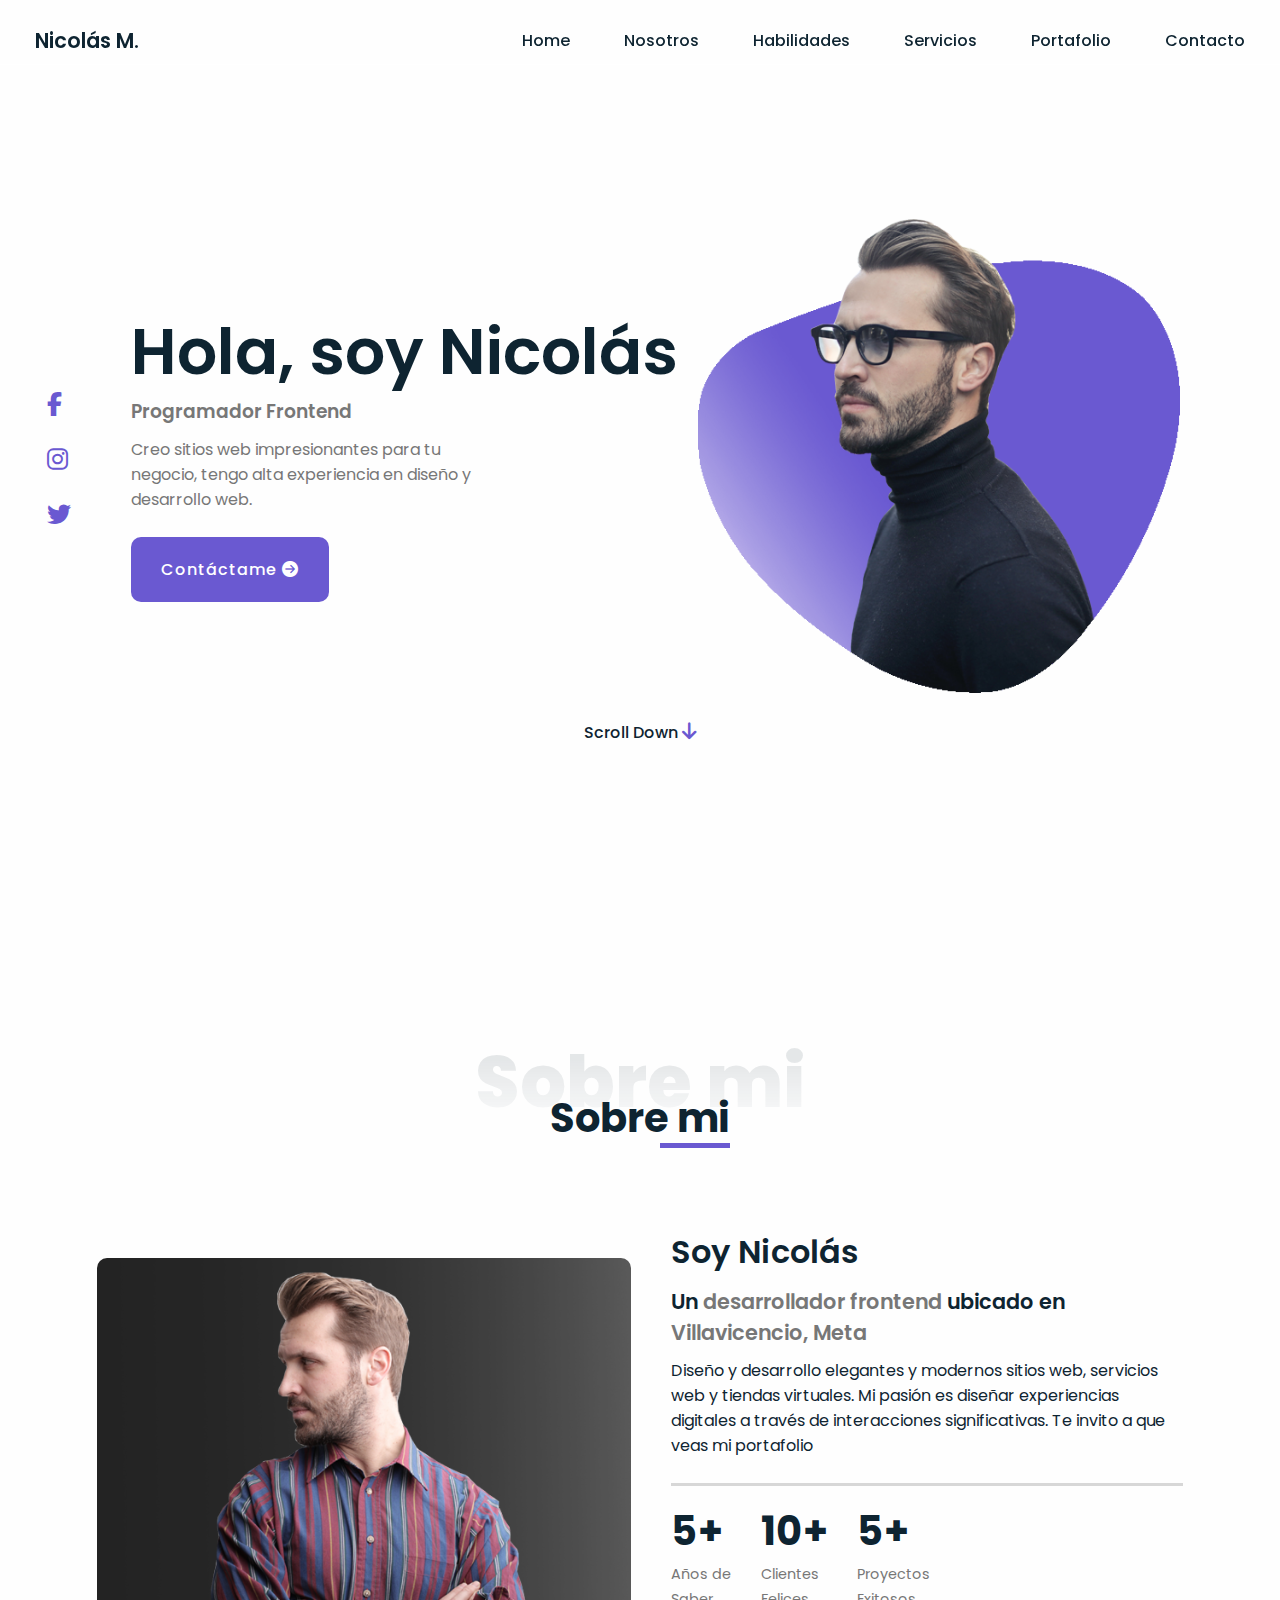
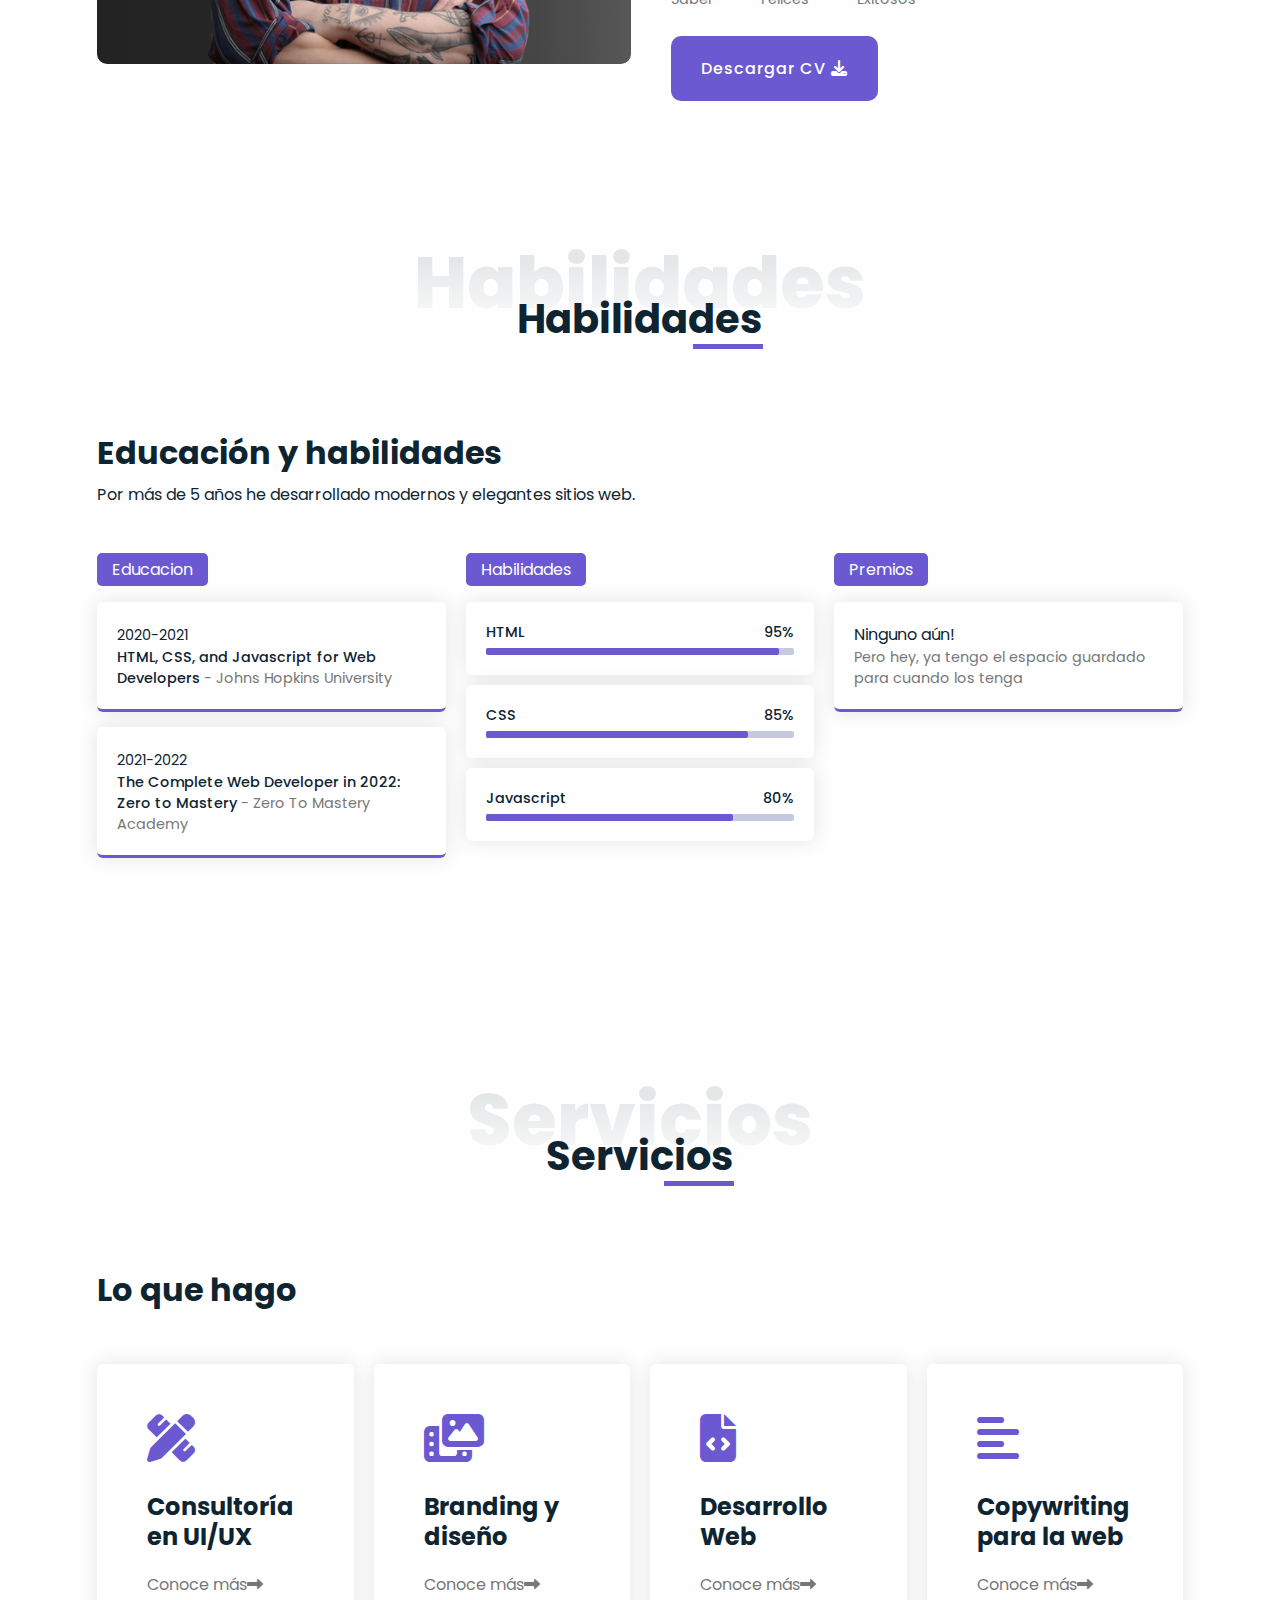
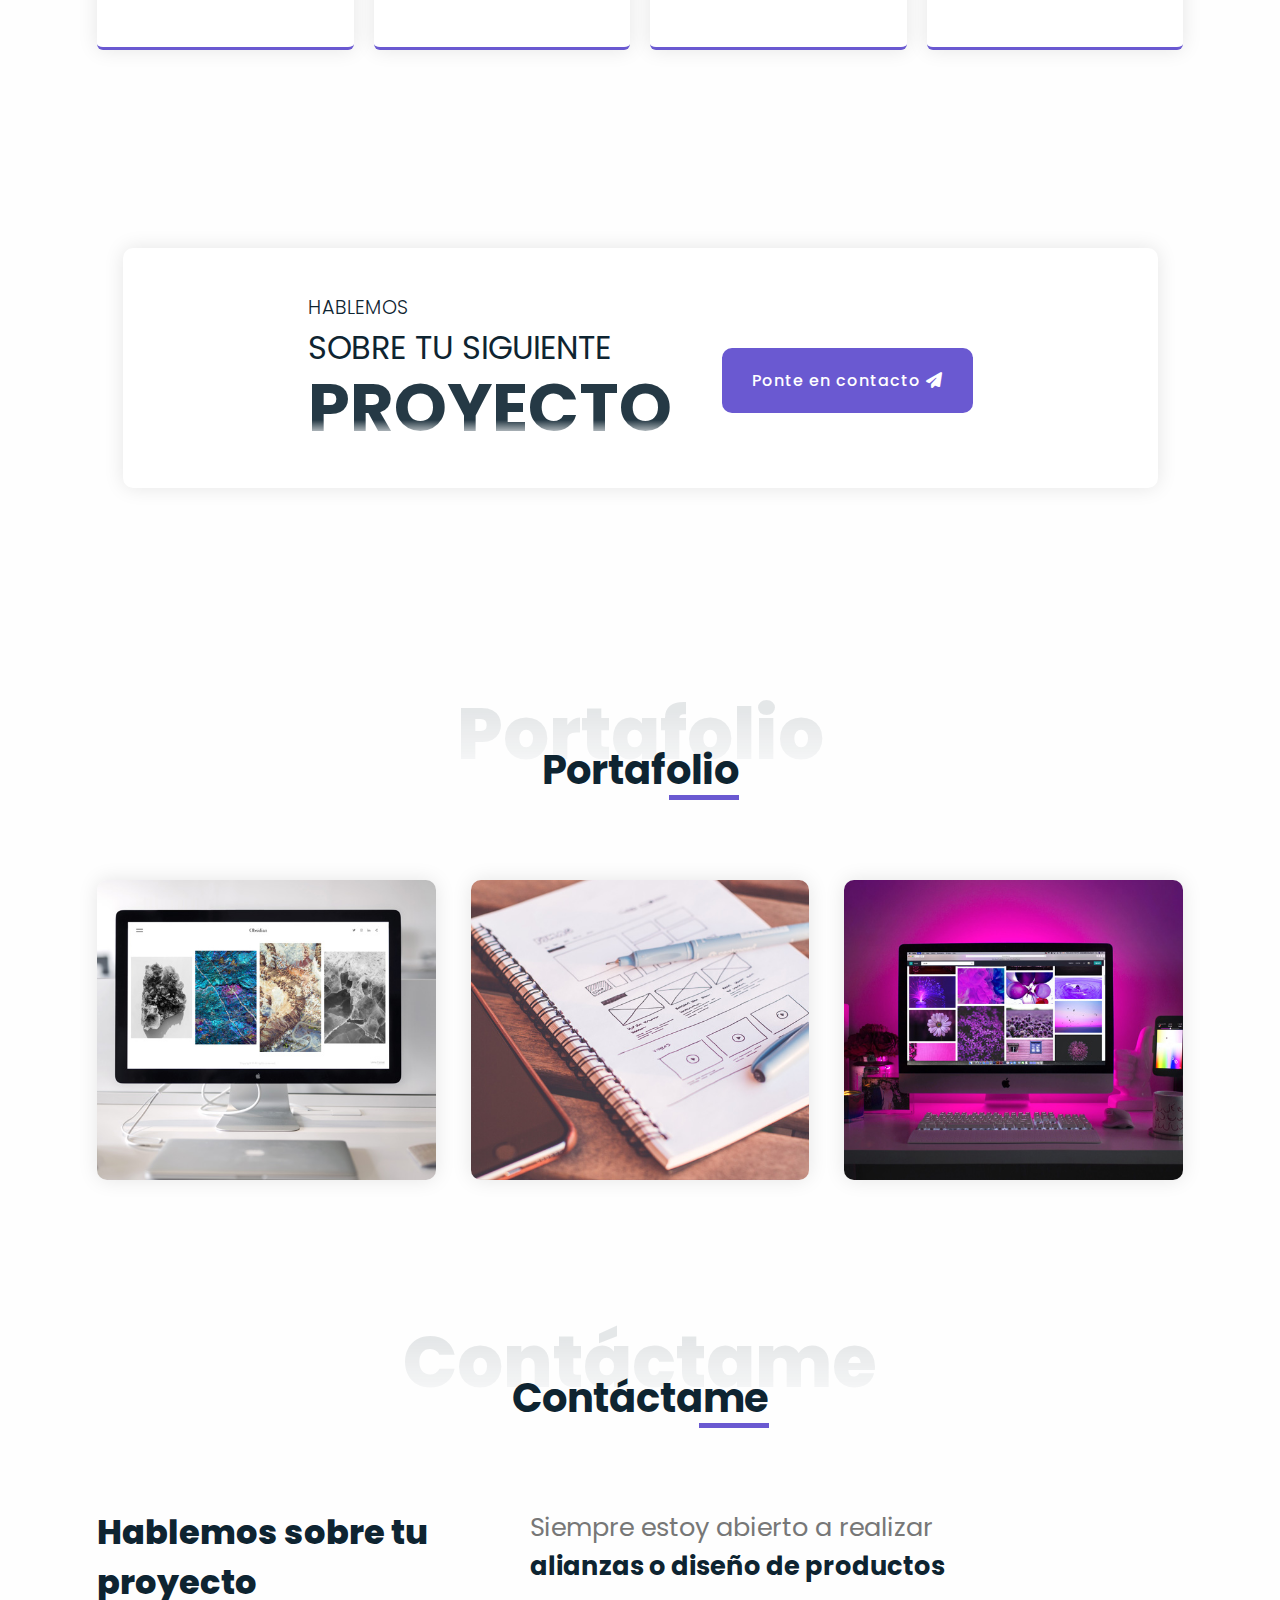
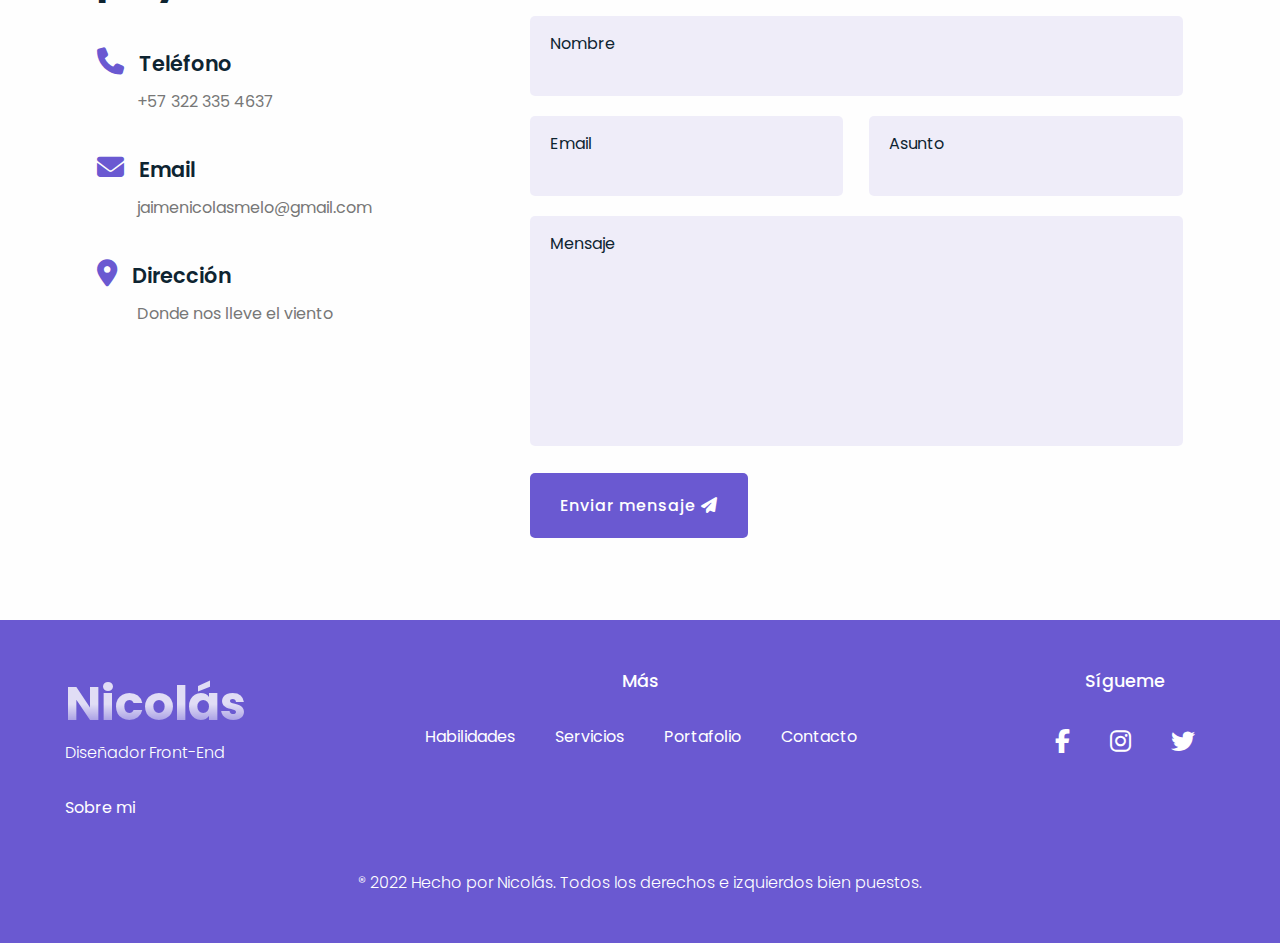
<file: index.html>
<!DOCTYPE html>
<html lang="es" dir="ltr">
<head>
	<meta charset="utf-8">
	<meta name="viewport" content="width=device-width, initial-scale=1">
	<title>Portfolio 2022</title>
	<link rel="stylesheet" type="text/css" href="style.css">
	<link rel="stylesheet" href="https://cdnjs.cloudflare.com/ajax/libs/font-awesome/6.1.1/css/all.min.css">
</head>
<body>
	<!-- Header -->
	<header>
		<div class="nav-bar">
			<a href="#" class="logo">Nicolás M.</a>
			<div class="navigation">
				<div class="nav-items">
					<a href="#home">Home</a>
					<a href="#nosotros">Nosotros</a>
					<a href="#habilidades">Habilidades</a>
					<a href="#servicios">Servicios</a>
					<a href="#portafolio">Portafolio</a>
					<a href="#contacto">Contacto</a>
				</div>
			</div>
		</div>
	</header>

	<!-- Home section -->
	<section class="home flex-center" id="home">
		<div class="home-container">
			<div class="media-icons">
				<a href=""><i class="fab fa-facebook-f"></i></a>
				<a href=""><i class="fab fa-instagram"></i></a>
				<a href=""><i class="fab fa-twitter"></i></a>
			</div>
			<div class="info">
				<h2>Hola, soy Nicolás</h2>
				<h3>Programador Frontend</h3>
				<p>Creo sitios web impresionantes para tu negocio, tengo alta experiencia en diseño y desarrollo web.</p>
				<a href="" class="btn">Contáctame <i class="fas fa-arrow-circle-right"></i></a>
			</div>
			<div class="home-img">
				<img src="images/main-img.png" alt="">
			</div>
		</div>
		<a href="#about" class="scroll-down">Scroll Down <i class="fas fa-arrow-down"></i></a>
	</section>

	<!-- About section -->
	<section class="about section" id="nosotros">
		<div class="container flex-center">
			<h1 class="section-title-01">Sobre mi</h1>
			<h2 class="section-title-02">Sobre mi</h2>
			<div class="content flex-center">
				<div class="about-img">
					<img src="images/about-img.png">
				</div>
				<div class="about-info">
					<div class="description">
						<h3>Soy Nicolás</h3>
						<h4>Un <span>desarrollador frontend</span> ubicado en <span>Villavicencio, Meta</span></h4>
						<p>Diseño y desarrollo elegantes y modernos sitios web, servicios web y tiendas virtuales. Mi pasión es diseñar experiencias digitales a través de interacciones significativas. Te invito a que veas mi portafolio</p>
						<ul class="professional-list">
							<li class="list-item">
								<h3>5+</h3>
								<span>Años de <br>Saber</span>
							</li>
							<li class="list-item">
								<h3>10+</h3>
								<span>Clientes <br>Felices</span>
							</li>
							<li class="list-item">
								<h3>5+</h3>
								<span>Proyectos <br>Exitosos</span>
							</li>
						</ul>
						<a href="#" class="btn">Descargar CV <i class="fas fa-download"></i></a>
					</div>
				</div>
			</div>
		</div>
	</section>

	<!-- Skills section -->
	<section class="skills section" id="habilidades">
		<div class="container flex-center">
			<h1 class="section-title-01">Habilidades</h1>
			<h2 class="section-title-02">Habilidades</h2>
			<div class="content">
				<div class="skills-description">
					<h3>Educación y habilidades</h3>
					<p>Por más de 5 años he desarrollado modernos y elegantes sitios web.</p>
				</div>
				<div class="skills-info education-all">
					<div class="education">
						<h4><label>Educacion</label></h4>
						<ul class="edu-list">
							<li class="item">
								<span class="year">2020-2021</span>
								<p><span>HTML, CSS, and Javascript for Web Developers</span> - Johns Hopkins University</p>
							</li>
							<li class="item">
								<span class="year">2021-2022</span>
								<p><span>The Complete Web Developer in 2022: Zero to Mastery</span> - Zero To Mastery Academy</p>
							</li>
						</ul>
					</div>
					<div class="education">
						<h4><label>Habilidades</label></h4>
						<ul class="bars">
							<li class="bar">
								<div class="info">
									<span>HTML</span>
									<span>95%</span>
								</div>
								<div class="line html"></div>
							</li>
							<li class="bar">
								<div class="info">
									<span>CSS</span>
									<span>85%</span>
								</div>
								<div class="line css"></div>
							</li>
							<li class="bar">
								<div class="info">
									<span>Javascript</span>
									<span>80%</span>
								</div>
								<div class="line javascript"></div>
							</li>
						</ul>
					</div>
					<div class="education">
						<h4><label>Premios</label></h4>
						<ul class="edu-list">
							<li class="item">
								<span>Ninguno aún!</span>
								<p>Pero hey, ya tengo el espacio guardado para cuando los tenga</p>
							</li>
						</ul>
					</div>
				</div>
			</div>
		</div>
	</section>

	<!-- Services section -->
	<section class="services section" id="servicios">
		<div class="container flex-center">
			<h1 class="section-title-01">Servicios</h1>
			<h2 class="section-title-02">Servicios</h2>
			<div class="content">
				<div class="services-description">
					<h3>Lo que hago</h3>
				</div>
				<ul class="services-list">
					<li class="service-container">
						<div class="service-card">
							<i class="fas fa-pencil-ruler"></i>
							<h3>Consultoría en UI/UX</h3>
							<div class="learn-more-btn">Conoce más<i class="fas fa-long-arrow-alt-right"></i></div>
						</div>
						<div class="service-modal flex-center">
							<div class="service-modal-body">
								<i class="fas fa-times modal-close-btn"></i>
								<h3>Consultoría en UI/UX</h3>
								<h4>Qué es Consultoría en UI/UX?</h4>
								<p>La consultoría UX permite mejorar el proceso de desarrollo y pruebas de software en lo que respecta a la experiencia de usuario, con el objetivo de que las aplicaciones que se desarrollen incorporen las buenas prácticas en UX.</p>
								<h4>Lo que proveo</h4>
								<ul>
									<li><i class="fas fa-check-circle"></i> Establecer los procesos UX correctos</li>
									<li><i class="fas fa-check-circle"></i> Crear experiencias de usuario excepcionales</li>
									<li><i class="fas fa-check-circle"></i> Descubrir nuevas oportunidades de negocio</li>
									<li><i class="fas fa-check-circle"></i> Ahorrar recursos</li>
								</ul>
							</div>
						</div>
					</li>
					<li class="service-container">
						<div class="service-card">
							<i class="fas fa-photo-video"></i>
							<h3>Branding y diseño</h3>
							<div class="learn-more-btn">Conoce más<i class="fas fa-long-arrow-alt-right"></i></div>
						</div>
						<div class="service-modal flex-center">
							<div class="service-modal-body">
								<i class="fas fa-times modal-close-btn"></i>
								<h3>Branding y diseño</h3>
								<h4>Qué es Branding y Diseño?</h4>
								<p>El branding y diseño se puede definir como una de las prácticas de marketing más importantes de creación de nombre, logo, diseño y todos los elementos simbólicos relacionados con la marca para crear una identidad única.</p>
								<h4>Lo que proveo</h4>
								<ul>
									<li><i class="fas fa-check-circle"></i> Creación de logo</li>
									<li><i class="fas fa-check-circle"></i> Diseño de banners</li>
									<li><i class="fas fa-check-circle"></i> Paquetes de identidad visual</li>
									<li><i class="fas fa-check-circle"></i> Tarjetas de presentación</li>
								</ul>
							</div>
						</div>
					</li>
					<li class="service-container">
						<div class="service-card">
							<i class="fas fa-file-code"></i>
							<h3>Desarrollo Web</h3>
							<div class="learn-more-btn">Conoce más<i class="fas fa-long-arrow-alt-right"></i></div>
						</div>
						<div class="service-modal flex-center">
							<div class="service-modal-body">
								<i class="fas fa-times modal-close-btn"></i>
								<h3>Desarrollo Web</h3>
								<h4>Qué es el Desarrollo Web?</h4>
								<p>Los servicios de desarrollo Web son usados para diseñar, construir, dar soporte y evolucionar todos los tipos de software basados en la web.</p>
								<h4>Lo que proveo</h4>
								<ul>
									<li><i class="fas fa-check-circle"></i> Desarrollo de aplicaciones Web</li>
									<li><i class="fas fa-check-circle"></i> Testing</li>
									<li><i class="fas fa-check-circle"></i> Mantenimiento</li>
								</ul>
							</div>
						</div>
					</li>
					<li class="service-container">
						<div class="service-card">
							<i class="fas fa-align-left"></i>
							<h3>Copywriting para la web</h3>
							<div class="learn-more-btn">Conoce más<i class="fas fa-long-arrow-alt-right"></i></div>
						</div>
						<div class="service-modal flex-center">
							<div class="service-modal-body">
								<i class="fas fa-times modal-close-btn"></i>
								<h3>Copywriting para la web</h3>
								<h4>Qué es copywriting?</h4>
								<p>El copywriting es el proceso de planear, escribir y editar contentido para la web, por lo general objetivos de marketing digital.</p>
								<h4>Lo que proveo</h4>
								<ul>
									<li><i class="fas fa-check-circle"></i> Contenido para la web</li>
									<li><i class="fas fa-check-circle"></i> Contenido para blogs</li>
									<li><i class="fas fa-check-circle"></i> Contenido para redes sociales</li>
								</ul>
							</div>
						</div>
					</li>
				</ul>
			</div>
		</div>
	</section>

	<!-- Get in touch -->
	<div class="get-in-touch sub-section">
		<div class="container">
			<div class="content flex-center">
				<div class="contact-card flex-center">
					<div class="title">
						<h4>Hablemos</h4>
						<h3>Sobre tu siguiente</h3>
						<h2>Proyecto</h2>
					</div>
					<div class="contact-btn">
						<a href="" class="btn ">Ponte en contacto <i class="fas fa-paper-plane"></i></a>
					</div>					
				</div>

			</div>
		</div>
	</div>

	<!-- Portfolio Section -->
	<section class="portfolio section" id="portafolio">
		<div class="container flex-center">
			<h1 class="section-title-01">Portafolio</h1>
			<h2 class="section-title-02">Portafolio</h2>
			<div class="content">
				<div class="portfolio-list">
					<div class="img-card-container">
						<div class="img-card">
							<div class="overlay"></div>
							<div class="info">
								<h3>Diseño Web</h3>
								<span>Youtube</span>
							</div>
							<img src="images/port-img1.jpg" alt="">
						</div>
						<div class="portfolio-model flex-center">
							<div class="portfolio-model-body">
								<i class="fas fa-times portfolio-close-btn"></i>
								<h3>Diseño Web</h3>
								<img src="images/port-img1.jpg" alt="">
								<p>Lorem ipsum dolor sit amet, consectetur adipisicing elit, sed do eiusmod
								tempor incididunt ut labore et dolore magna aliqua. Ut enim ad minim veniam,
								quis nostrud exercitation ullamco laboris nisi ut aliquip ex ea commodo
								consequat.</p>
							</div>
						</div>
					</div>
					<div class="img-card-container">
						<div class="img-card">
							<div class="overlay"></div>
							<div class="info">
								<h3>Diseño UI/UX</h3>
								<span>Youtube</span>
							</div>
							<img src="images/port-img2.jpg" alt="">
						</div>
						<div class="portfolio-model flex-center">
							<div class="portfolio-model-body">
								<i class="fas fa-times portfolio-close-btn"></i>
								<h3>Diseño UI/UX</h3>
								<img src="images/port-img2.jpg" alt="">
								<p>Lorem ipsum dolor sit amet, consectetur adipisicing elit, sed do eiusmod
								tempor incididunt ut labore et dolore magna aliqua. Ut enim ad minim veniam,
								quis nostrud exercitation ullamco laboris nisi ut aliquip ex ea commodo
								consequat.</p>
							</div>
						</div>
					</div>
					<div class="img-card-container">
						<div class="img-card">
							<div class="overlay"></div>
							<div class="info">
								<h3>Branding y diseño</h3>
								<span>Youtube</span>
							</div>
							<img src="images/port-img3.jpg" alt="">
						</div>
						<div class="portfolio-model flex-center">
							<div class="portfolio-model-body">
								<i class="fas fa-times portfolio-close-btn"></i>
								<h3>Branding y diseño</h3>
								<img src="images/port-img3.jpg" alt="">
								<p>Lorem ipsum dolor sit amet, consectetur adipisicing elit, sed do eiusmod
								tempor incididunt ut labore et dolore magna aliqua. Ut enim ad minim veniam,
								quis nostrud exercitation ullamco laboris nisi ut aliquip ex ea commodo
								consequat.</p>
							</div>
						</div>
					</div>
				</div>
			</div>
		</div>
	</section>

	<!-- Contact section -->
	<section class="contact section" id="contacto">
		<div class="container flex-center">
			<h1 class="section-title-01">Contáctame</h1>
			<h2 class="section-title-02">Contáctame</h2>
			<div class="content">
				<div class="contact-left">
					<h2>Hablemos sobre tu proyecto</h2>
					<ul class="contact-list">
						<li>
							<h3 class="item-title"><i class="fas fa-phone"></i> Teléfono</h3>
							<span>+57 322 335 4637</span>
						</li>
						<li>
							<h3 class="item-title"><i class="fas fa-envelope"></i> Email</h3>
							<span><a href="mailto:jaimenicolasmelo@gmail.com">jaimenicolasmelo@gmail.com</a></span>
						</li>
						<li>
							<h3 class="item-title"><i class="fas fa-map-marker-alt"></i> Dirección</h3>
							<span>Donde nos lleve el viento</span>
						</li>
					</ul>
				</div>
				<div class="contact-right">
					<p>Siempre estoy abierto a realizar <br><span>alianzas o diseño de productos</span></p>
					<form action="" class="contact-form">
						<div class="first-row">
							<input type="text" name="" placeholder="Nombre">
						<iv>
						<div class="second-row">
							<input type="email" name="" placeholder="Email">
							<input type="text" name="" placeholder="Asunto">
						</div>
						<div class="third-row">
							<textarea name="message" id="" rows="7" placeholder="Mensaje"></textarea>
						</div>
						<button class="btn" type="submit">Enviar mensaje <i class="fas fa-paper-plane"></i></button>
					</form>
				</div>
			</div>			
		</div>
	</section>

	<!-- Footer -->
	<footer>
		<div class="footer-container">
			<div class="about group">
				<h2>Nicolás</h2>
				<p>Diseñador Front-End</p>
				<a href="#nosotros">Sobre mi</a>
			</div>
			<div class="hr"></div>
			<div class="info group">
				<h3>Más</h3>
				<ul>
					<li><a href="#habilidades">Habilidades</a></li>
					<li><a href="#servicios">Servicios</a></li>
					<li><a href="#portafolio">Portafolio</a></li>
					<li><a href="#contacto">Contacto</a></li>
				</ul>
			</div>
			<div class="hr"></div>
			<div class="follow group">
				<h3>Sígueme</h3>
				<ul>
					<li><a href=""><i class="fab fa-facebook-f"></i></a></li>
					<li><a href=""><i class="fab fa-instagram"></i></a></li>
					<li><a href=""><i class="fab fa-twitter"></i></a></li>
				</ul>
			</div>	
		</div>
		<div class="footer-copyright group">
			<p>® 2022 Hecho por Nicolás. Todos los derechos e izquierdos bien puestos.</p>
		</div>
	</footer>

	<script type="text/javascript" src="script.js"></script>
</body>
</html>
</file>
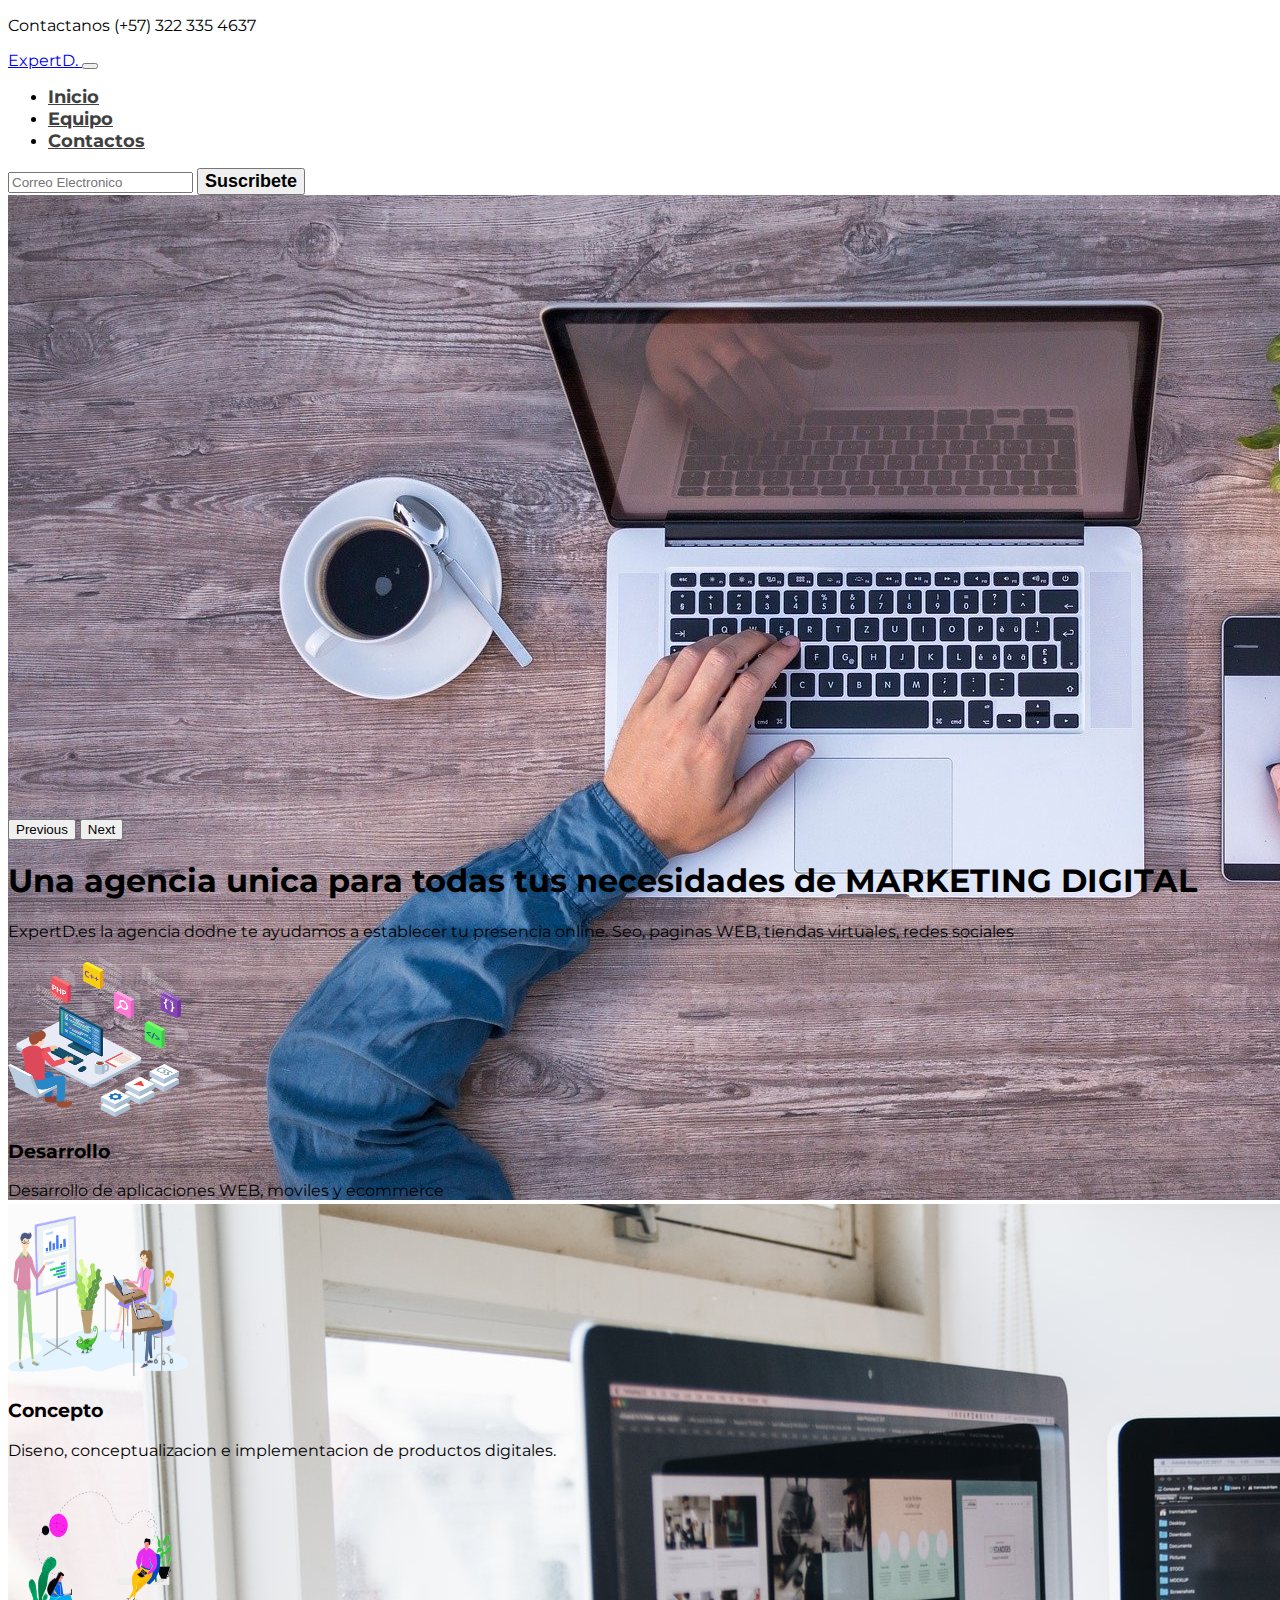
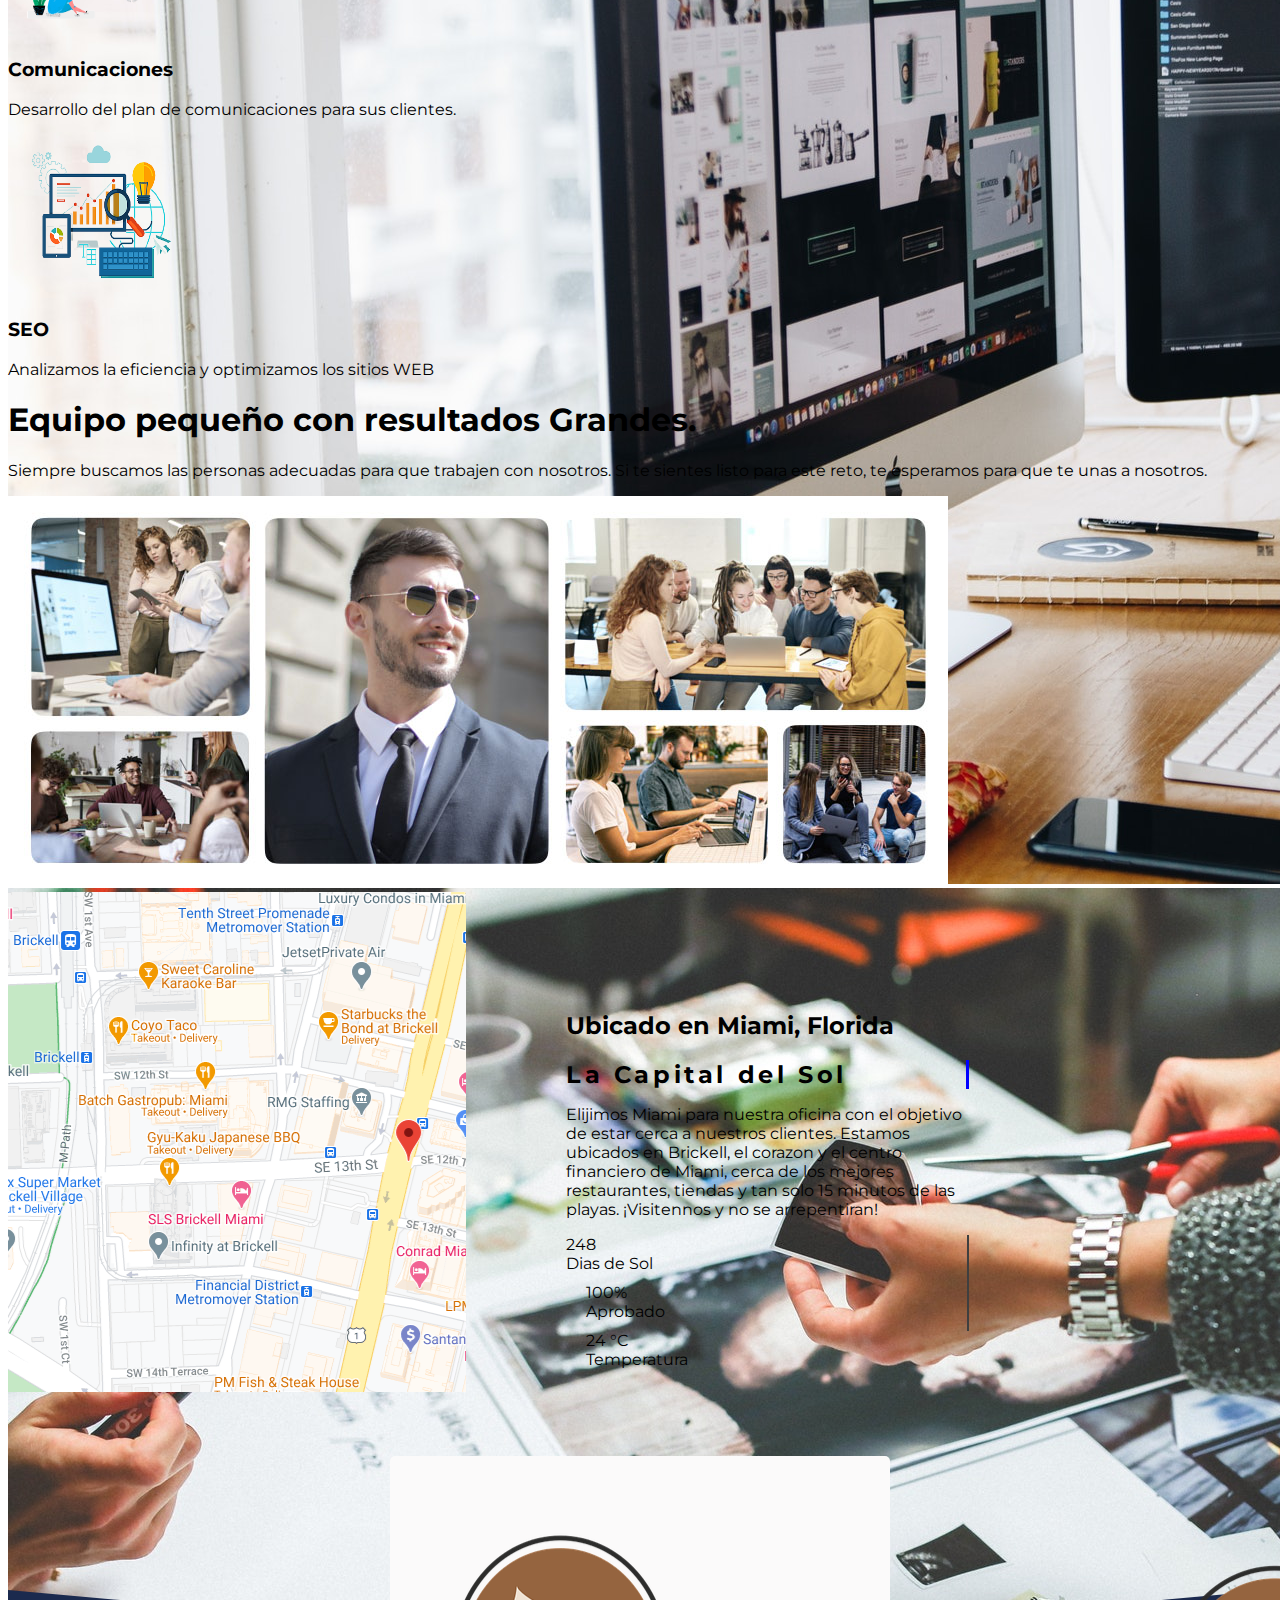
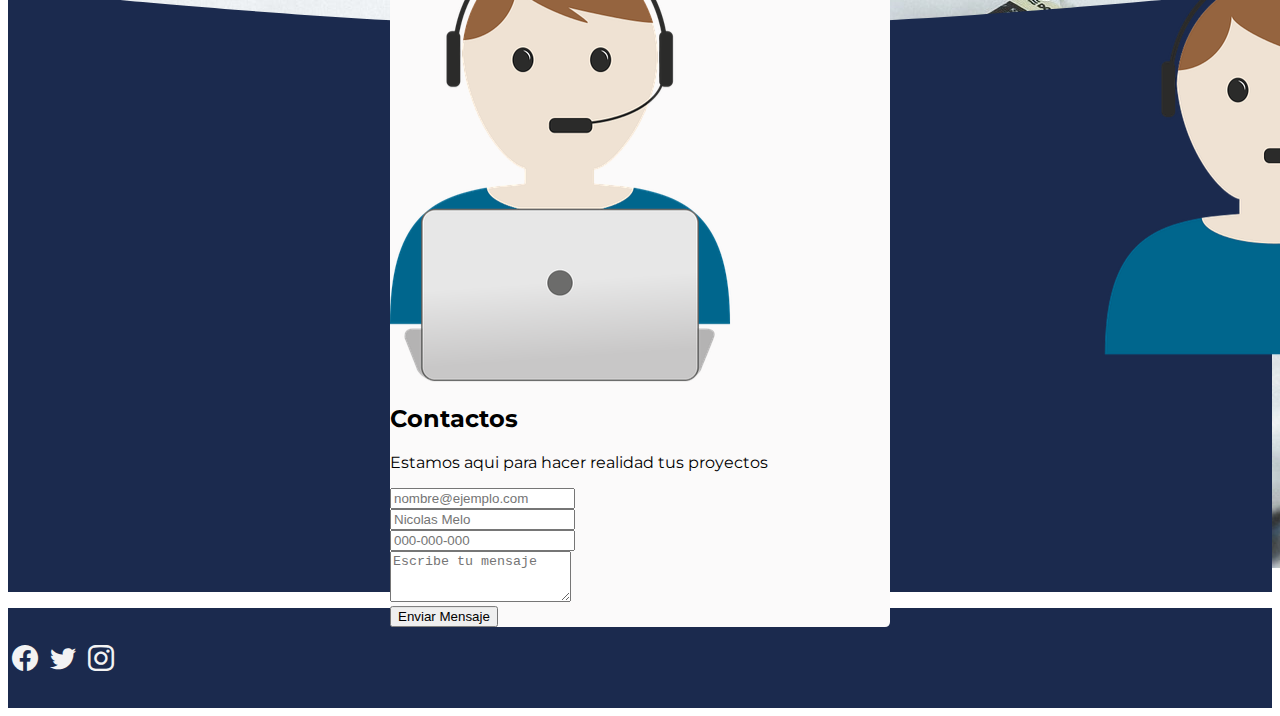
<file: digital-agency/index.HTML>
<!DOCTYPE html>
<html lang="es">
<head>
	<meta charset="utf-8">
	<meta name="viewport" content="width=device-width, initial-scale=1">
	<title>Proyecto UNO</title>
	<link href="https://cdn.jsdelivr.net/npm/bootstrap@5.1.1/dist/css/bootstrap.min.css" rel="stylesheet" integrity="sha384-F3w7mX95PdgyTmZZMECAngseQB83DfGTowi0iMjiWaeVhAn4FJkqJByhZMI3AhiU" crossorigin="anonymous">
	<link rel="stylesheet" href="https://cdn.jsdelivr.net/npm/bootstrap-icons@1.5.0/font/bootstrap-icons.css">
	<link rel="stylesheet" type="text/css" href="./css/main.css">
</head>
<body>
	<script src="https://cdn.jsdelivr.net/npm/bootstrap@5.1.1/dist/js/bootstrap.bundle.min.js" integrity="sha384-/bQdsTh/da6pkI1MST/rWKFNjaCP5gBSY4sEBT38Q/9RBh9AH40zEOg7Hlq2THRZ" crossorigin="anonymous"></script>

	<!-- ENCABEZADO -->

	<header class="container-fluid bg-primary d-flex justify-content-center">
		<p class="text-light mb-0 p-2 fs-6">Contactanos (+57) 322 335 4637</p>
	</header>

	<nav class="navbar navbar-expand-lg navbar-light bg-light p-3" id="menu">
	  <div class="container">
	    <a class="navbar-brand" href="#">
	    	<span class="text-primary fs-5 fw-bold">ExpertD.</span>
	    </a>
	    <button class="navbar-toggler" type="button" data-bs-toggle="collapse" data-bs-target="#navbarSupportedContent" aria-controls="navbarSupportedContent" aria-expanded="false" aria-label="Toggle navigation">
	      <span class="navbar-toggler-icon"></span>
	    </button>
	    <div class="collapse navbar-collapse" id="navbarSupportedContent">
	      <ul class="navbar-nav me-auto mb-2 mb-lg-0">

	        <li class="nav-item">
	          <a class="nav-link active" aria-current="page" href="index.html">Inicio</a>
	        </li>
	        <li class="nav-item">
	          <a class="nav-link" href="#equipo">Equipo</a>
	        </li>
	        <li class="nav-item">
	          <a class="nav-link" href="#contacto">Contactos</a>
	        </li>

	       </ul>

	      <form class="d-flex">
	        <input class="form-control me-2" type="email" placeholder="Correo Electronico" aria-label="email">
	        <button class="btn btn-primary btn btn-primary-outline-success" type="button">Suscribete</button>
	      </form>
	    </div>
	  </div>
	</nav>

	<!-- SLIDER DE IMAGENES -->

	<div id="carouselExampleControls" class="carousel slide" data-bs-ride="carousel">
	  <div class="carousel-inner">

	    <div class="carousel-item active" data-bs-interval="3000">
	      <img src="./img/slide1.jpg" class="d-block w-100" alt="slide1">
	    </div>
	    <div class="carousel-item" data-bs-interval="3000">
	      <img src="./img/slide2.jpg" class="d-block w-100" alt="slide2">
	    </div>
	    <div class="carousel-item" data-bs-interval="3000">
	      <img src="./img/slide3.jpg" class="d-block w-100" alt="slide3">
	    </div>
	  </div>

	  <button class="carousel-control-prev" type="button" data-bs-target="#carouselExampleControls" data-bs-slide="prev">
	    <span class="carousel-control-prev-icon" aria-hidden="true"></span>
	    <span class="visually-hidden">Previous</span>
	  </button>
	  <button class="carousel-control-next" type="button" data-bs-target="#carouselExampleControls" data-bs-slide="next">
	    <span class="carousel-control-next-icon" aria-hidden="true"></span>
	    <span class="visually-hidden">Next</span>
	  </button>
	</div>

	<!-- INTRO -->

	<section class="w-50 mx-auto text-center pt-5" id="intro">
		<h1 class="p-3 fs-2 border-top border-3">Una agencia unica para todas tus necesidades de<span class="text-primary"> MARKETING DIGITAL</span></h1>
		<p class="p-3 fs-4"><span class="text-primary">ExpertD.</span>es la agencia dodne te ayudamos a establecer tu presencia online. Seo, paginas WEB, tiendas virtuales, redes sociales</p>
	</section>

<!-- SERVICIOS -->

	<section class="container-fluid">
		<div class="row w-75 mx-auto servicio-fila">
			<div class="col-lg-6 col-md-12 col-sm-12 d-flex mt-5 icono-wrap">
				<img src="./img/desarrollo.png" alt="desarrollo" width="180" height="160">
				<div>
					<h3 class="fs-5 mt-4 px-4 pb-1">Desarrollo</h3>
					<p class="px-4">Desarrollo de aplicaciones WEB, moviles y ecommerce</p>
				</div>
			</div>

			<div class="col-lg-6 col-md-12 col-sm-12 d-flex my-5 icono-wrap">
				<img src="./img/concepto.png" alt="concepto" width="180" height="160">
				<div>
					<h3 class="fs-5 mt-4 px-4 pb-1">Concepto</h3>
					<p class="px-4">Diseno, conceptualizacion e implementacion de productos digitales.</p>
				</div>
			</div>
		</div>

		<div class="row w-75 mx-auto servicio-fila">
			<div class="col-lg-6 col-md-12 col-sm-12 d-flex mt-5 icono-wrap">
				<img src="./img/comunicaciones.png" alt="comunicaciones" width="180" height="160">
				<div>
					<h3 class="fs-5 mt-4 px-4 pb-1">Comunicaciones</h3>
					<p class="px-4">Desarrollo del plan de comunicaciones para sus clientes.</p>
				</div>
			</div>

			<div class="col-lg-6 col-md-12 col-sm-12 d-flex my-5 icono-wrap">
				<img src="./img/seo.png" alt="seo" width="180" height="160">
				<div>
					<h3 class="fs-5 mt-4 px-4 pb-1">SEO</h3>
					<p class="px-4">Analizamos la eficiencia y optimizamos los sitios WEB</p>
				</div>
			</div>
		</div>
	</section>

	<!-- ACERCA DE NOSOTROS -->

	<section>
	    <div class="container w-50 m-auto text-center" id="equipo">
	        <h1 class="mb-5 fs-2">Equipo pequeño con <span class="text-primary">resultados Grandes</span>.</h1>
	        <p class="fs-4 ">Siempre buscamos las personas adecuadas para que trabajen con nosotros. Si te sientes listo para este reto, te esperamos para que te unas a nosotros.</p>
	    </div>

	    <div class="mt-5 text-center">
	        <img class="img-fluid" id="img-equipo" src="./img/equipo.jpg" alt="equipo">
	    </div>

	    <div id="local" class="border-top border-2">
	        <div class="mapa"> </div>
	        <div>
	            <div class="wraper">
	                <h2>Ubicado en Miami, Florida</h2>
	                <div class="typewriter">
	                	<h2 class="text-primary mb-4">La Capital del Sol</h2>
	                </div>
	                <p class="fs-5 text-body">Elijimos Miami para nuestra oficina con el objetivo de estar cerca a nuestros clientes. Estamos ubicados en Brickell, el corazon y el centro financiero de Miami, cerca de los mejores restaurantes, tiendas y tan solo 15 minutos de las playas. ¡Visitennos y no se arrepentiran!</p>
	                <section class="d-flex justify-content-start" id="numeros-local">
	                    <div>
	                        <p class="text-primary fs-5">248</p>
	                        <p>Dias de Sol</p>
	                    </div>
	                    <div>
	                        <p class="text-primary fs-5">100%</p>
	                        <p>Aprobado</p>
	                    </div>
	                    <div>
	                        <p class="text-primary fs-5">24 °C</p>
	                        <p>Temperatura</p>
	                    </div>
	              </section>
	            </div>
	        </div>
	    </div>

	</section>

	<!-- FORMULARIO-BG -->

	<section id="seccion-contacto" class="border-bottom border-secondary border-2">
		<div id="bg-contacto">
			<svg xmlns="http://www.w3.org/2000/svg" viewBox="0 0 1440 320"><path fill="#1b2a4e" fill-opacity="1" d="M0,32L120,42.7C240,53,480,75,720,74.7C960,75,1200,53,1320,42.7L1440,32L1440,320L1320,320C1200,320,960,320,720,320C480,320,240,320,120,320L0,320Z"></path></svg>
		</div>
	

	<!-- FORMULARIO -->

	<div class="container border-top border-primary" id="contenedor-formulario">
		<div class="titulo-formulario" class="text-center mb-4">
			<div><img src="./img/support.png" alt="contacto" class="img-fluid ps-5"></div>
			<h2>Contactos</h2>
			<p class="fs-5">Estamos aqui para hacer realidad tus proyectos</p>
		</div>

		<form action="" id="contacto">	
				<div class="mb-3">
				  <input type="email" class="form-control" id="email" placeholder="nombre@ejemplo.com" required>
				</div>
				<div class="mb-3">
				  <input type="text" class="form-control" id="nombre" placeholder="Nicolas Melo" required>
				</div>
				<div class="mb-3">
				  <input type="tel" class="form-control" id="tel" placeholder="000-000-000" required>
				</div>
				<div class="mb-3">
				  <textarea class="form-control" id="exampleFormControlTextarea1" rows="3" placeholder="Escribe tu mensaje"></textarea>
				</div>
				<div class="mb-3">
					<button type="button" class="btn btn-primary w-100 fs-5">Enviar Mensaje</button>
				</div>
		</form>
	</div>
</section>
	<!-- PIE DE PAGINA -->

	<footer class="wb-100 d-flex align-items-center justify-content-center flex-wrap">
		<p class="fs-5 px-3 pt-3">ExpertD. &copy; Todos los Derechos Reservados 2021</p>
		<div id="iconos">
			<a href=""><i class="bi bi-facebook"></i></a>
			<a href=""><i class="bi bi-twitter"></i></a>
			<a href=""><i class="bi bi-instagram"></i></a>
		</div>
	</footer>



</body>
</html>
</file>
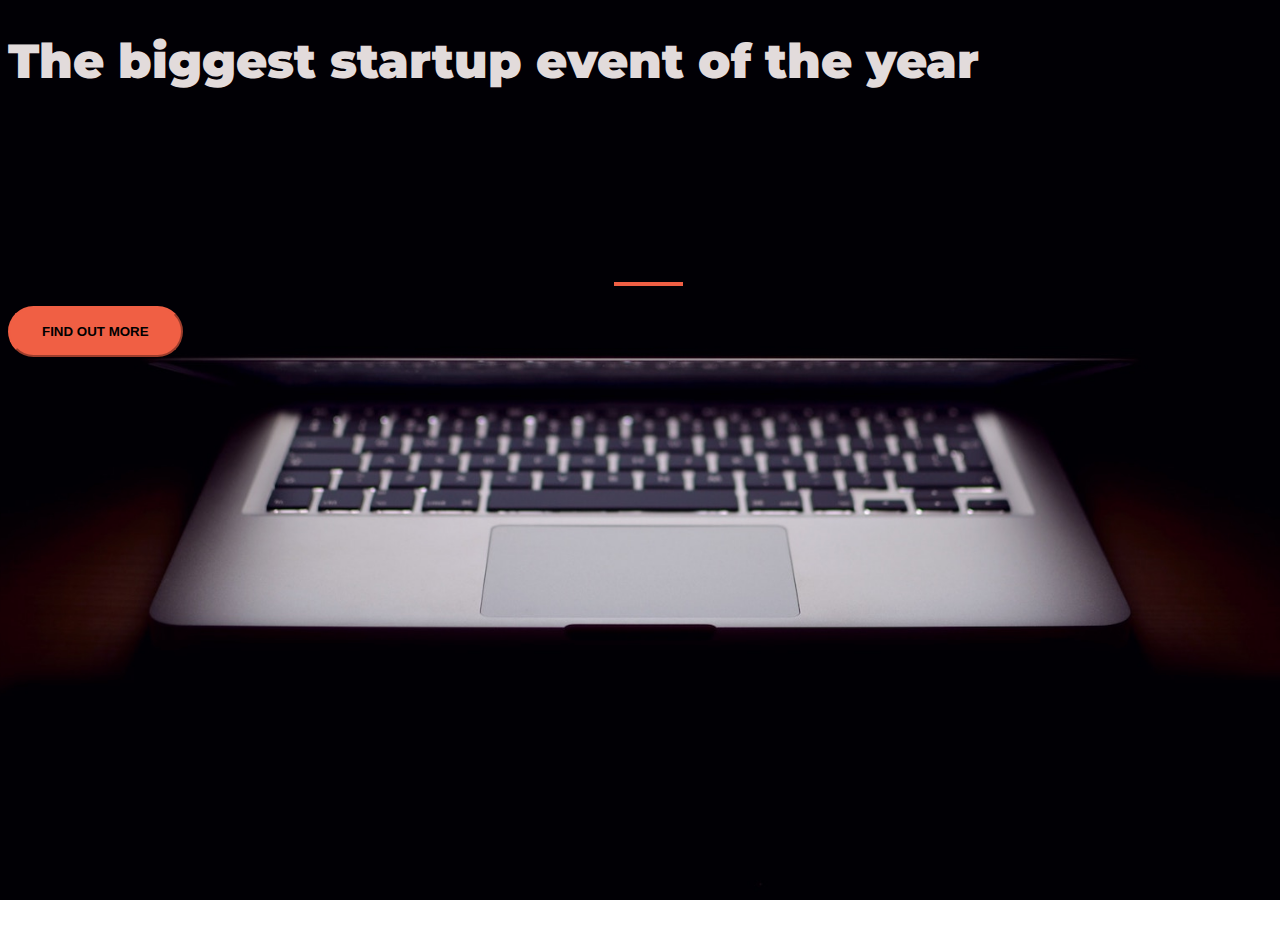
<file: Landing-page/index.html>
<!DOCTYPE html>
<html lang="es">
	<head>
		<meta charset="utf-8">
		<meta name="viewport" content="width=device-width, initial-scale=1">
		<title>Landing Page</title>
		<link rel="preconnect" href="https://fonts.googleapis.com">
		<link rel="preconnect" href="https://fonts.gstatic.com" crossorigin>
		<link href="https://fonts.googleapis.com/css2?family=Montserrat:ital,wght@0,100;0,200;0,300;0,400;1,100;1,200;1,300&display=swap" rel="stylesheet">
		<link href="https://cdn.jsdelivr.net/npm/bootstrap@5.1.1/dist/css/bootstrap.min.css" rel="stylesheet" integrity="sha384-F3w7mX95PdgyTmZZMECAngseQB83DfGTowi0iMjiWaeVhAn4FJkqJByhZMI3AhiU" crossorigin="anonymous">
		<link rel="stylesheet" type="text/css" href="style.css">
	</head>
	<body>
		<div class="container d-flex align-items-center h-100">
			<div class="row">
				<header class="text-center">
					<h1 class="text-uppercase"><strong>The biggest startup event of the year</strong></h1>
				</header>
				<div class="buffer col-12"></div>
				<section class="text-center">
					<hr>
					<a href="https://mailchi.mp/4162aec9a66d/maveric" target="_blank"><button class="btn btn-primary btn-xl">Find out more</button></a>
				</section>	
			</div>
		</div>	
	</body>
</html>
</file>
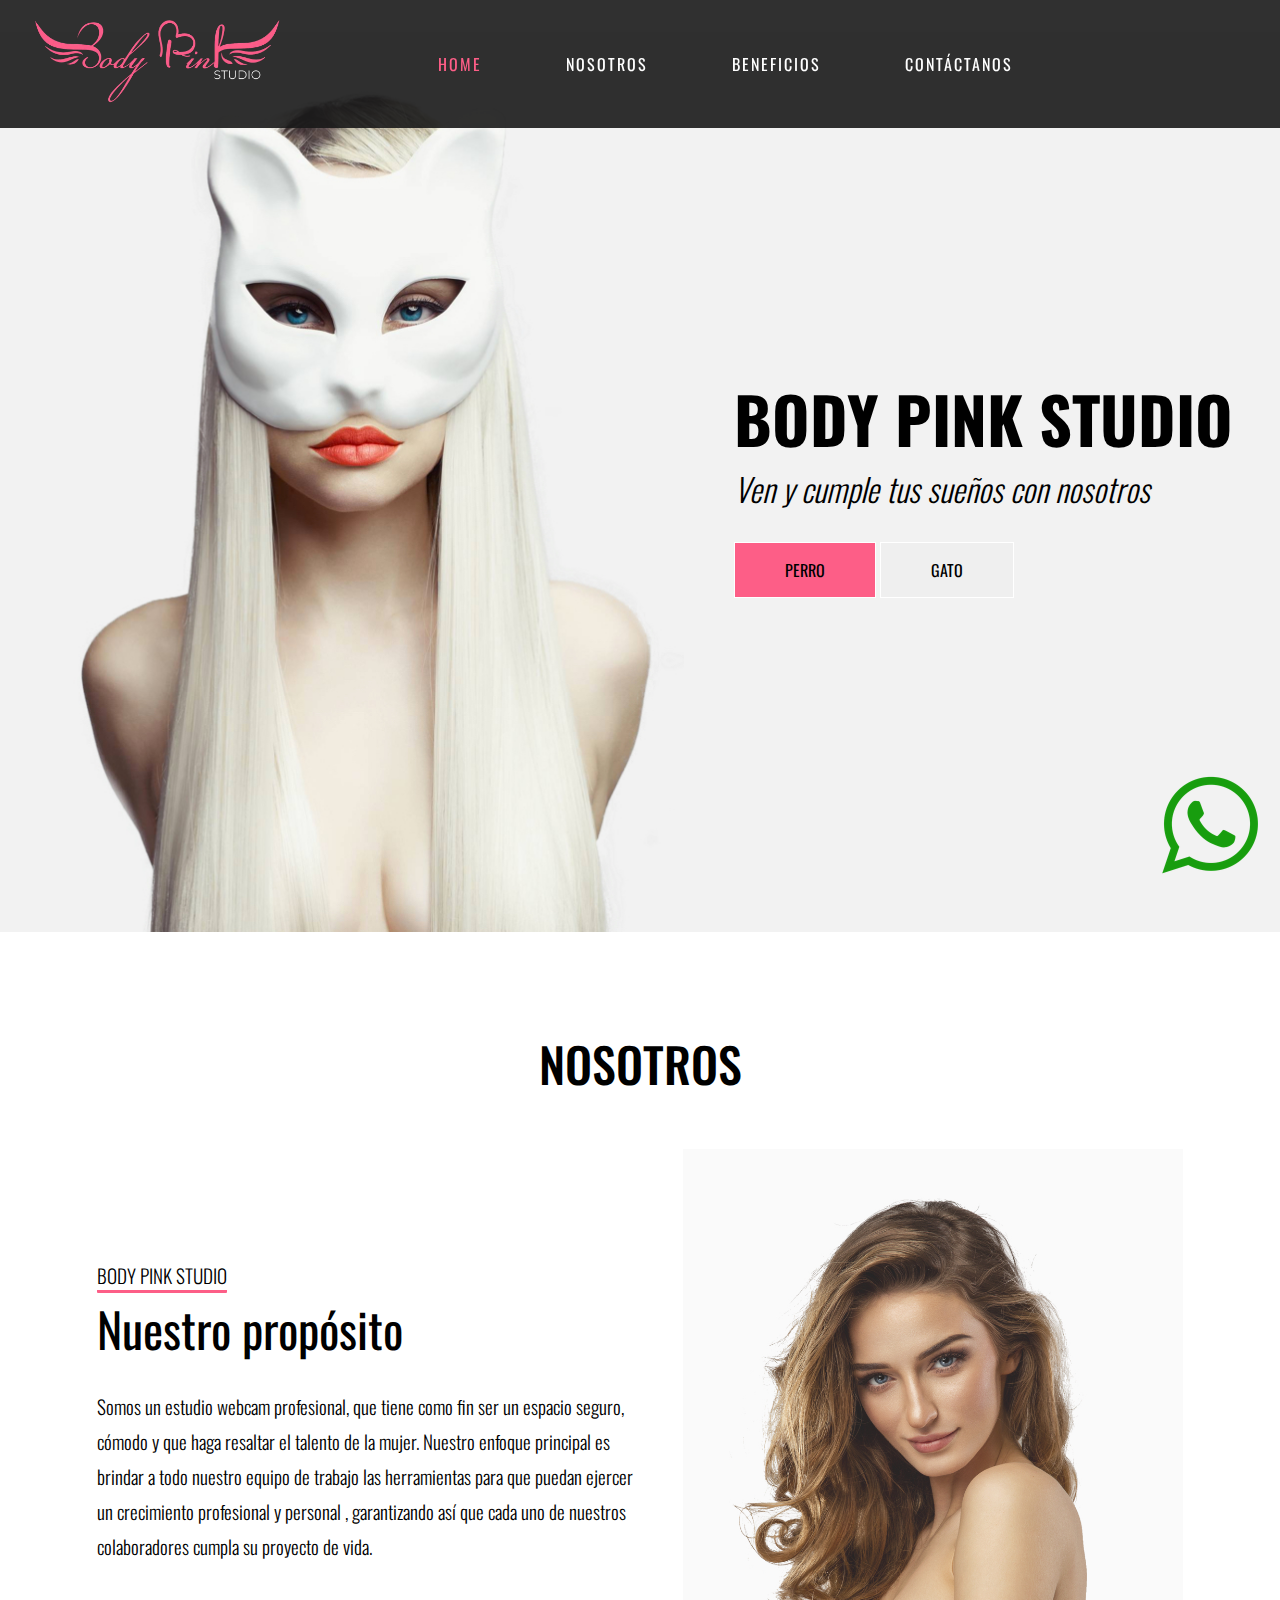
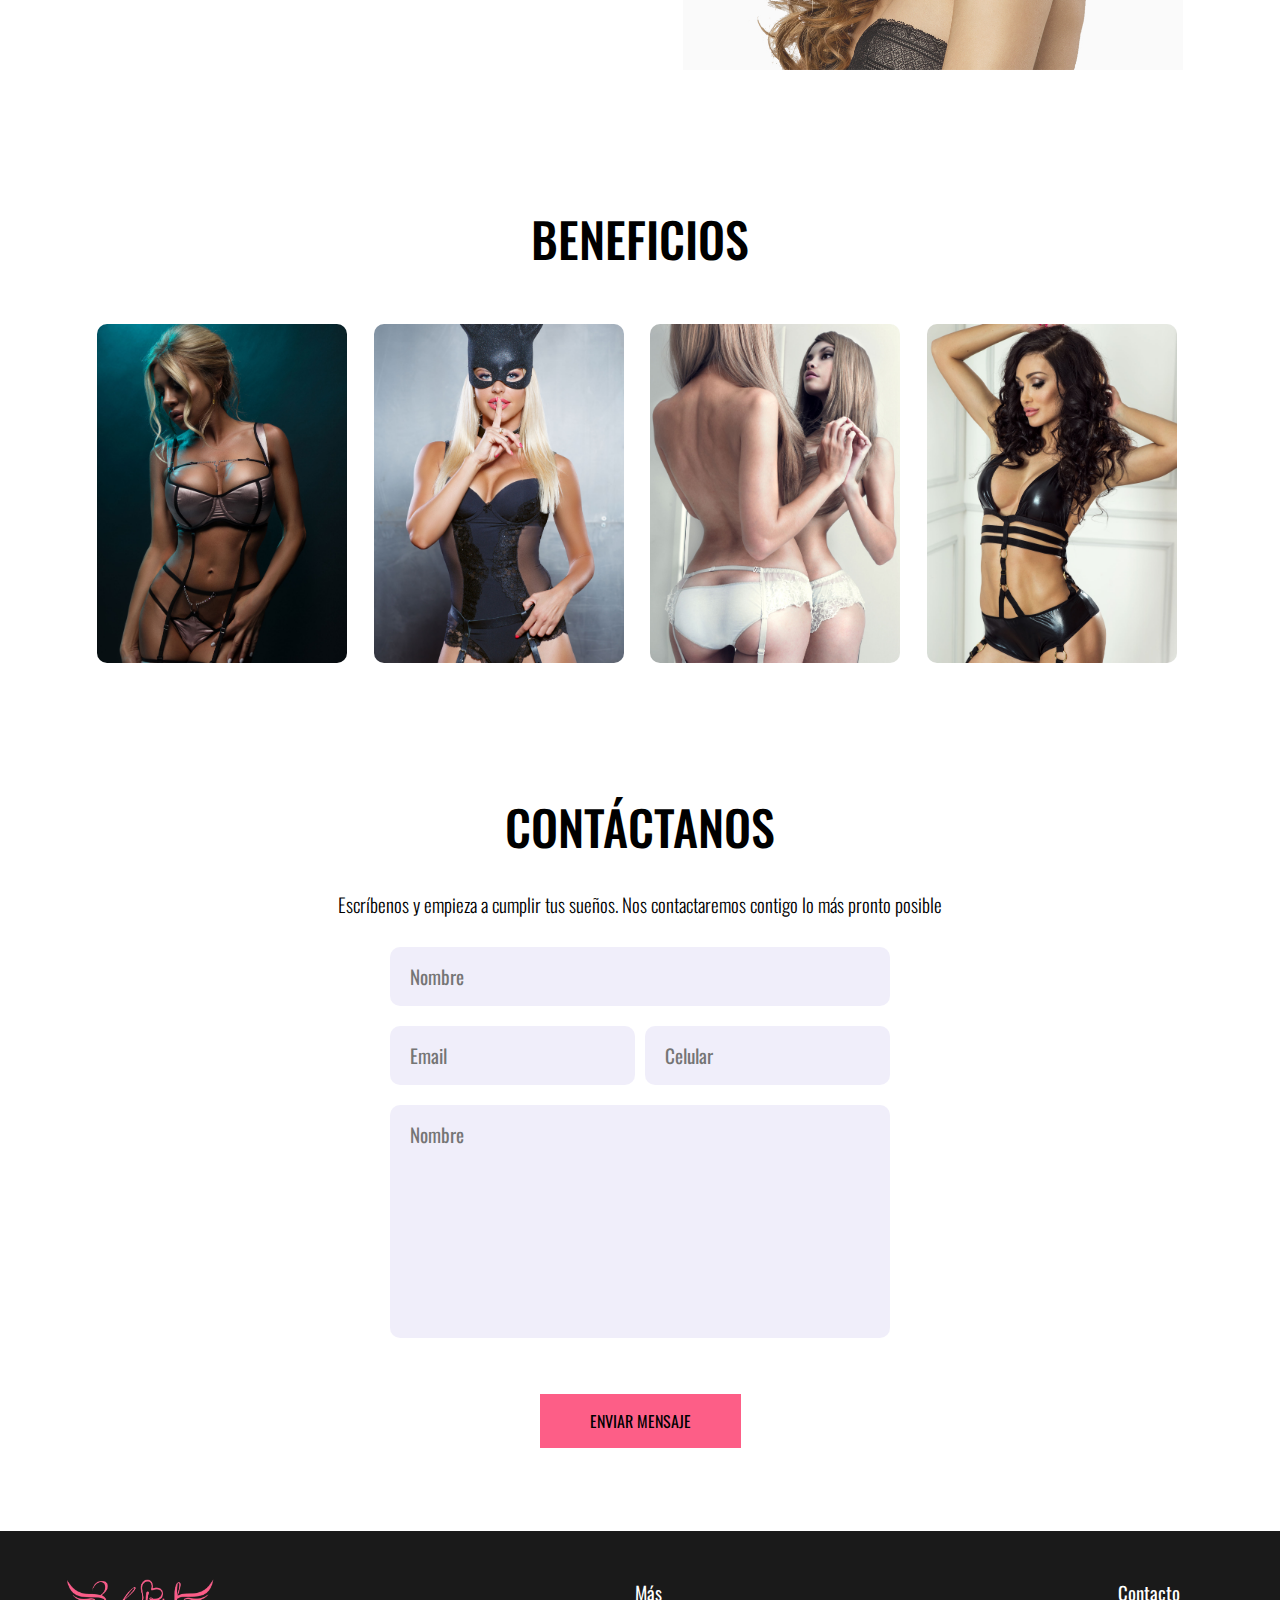
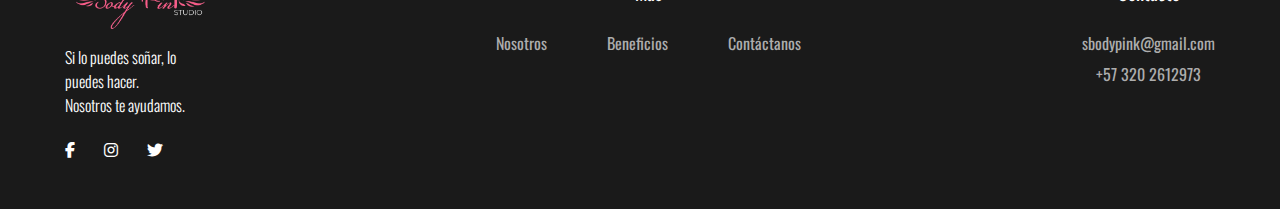
<file: Model Agency Website/index.html>
<!DOCTYPE html>
<html lang="es">
<head>
	<meta charset="utf-8">
	<meta name="viewport" content="width=device-width, initial-scale=1">
	<link rel="stylesheet" type="text/css" href="style.css">
	<link rel="stylesheet" href="https://cdnjs.cloudflare.com/ajax/libs/font-awesome/6.1.1/css/all.min.css">
	<title></title>
</head>
<body>
	<div class="whatsapp-btn">
		<a href="https://api.whatsapp.com/send/?phone=573143190763&text=Estoy+interesado+en+ser+modelo+WebCam&app_absent=0"><img src="img/whatsapp-btn.png"></a>
	</div>
	<!-- Header -->
	<header>
		<div class="nav-bar">
			<div class="header-img">
				<img class="logo" id="logo" src="img/logo.png">	
			</div>
			<div class="navigation">
				<div class="nav-items">
					<a class="active" href="">Home</a>
					<a href="#nosotros">Nosotros</a>
					<a href="#beneficios">Beneficios</a>
					<a href="#contacto">Contáctanos</a>
					<div class="nav-close-btn"></div>
				</div>
			</div>
			<div class="nav-menu-btn"></div>
		</div>
	</header>

	<!-- Hero -->
	<div class="hero">
		<div class="container">
			<div class="hero-img">
				<img id="img-hero-1" src="img/hero.jpg">
			</div>
			<div class="hero-text">
				<h1>Body pink studio</h1>
				<h3>Ven y cumple tus sueños con nosotros</h3>
				<button class="btn-1">Perro</button>
				<button class="btn-2">Gato</button>
			</div>
		</div>
	</div>

	<!-- Nosotros -->
	<section class="nosotros" id="nosotros">
		<div class="container">
			<h1>Nosotros</h1>
			<div class="description flex-center">
				<div class="description-text">
					<h6>Body Pink Studio</h6>
					<h2>Nuestro propósito</h2>
					<p>Somos un estudio webcam profesional, que tiene como fin ser un espacio seguro, cómodo y que haga resaltar el talento de la mujer. Nuestro enfoque principal es brindar a todo nuestro equipo de trabajo las herramientas para que puedan ejercer un crecimiento profesional y personal , garantizando así que cada uno de nuestros colaboradores cumpla su proyecto de vida.</p>
				</div>
				<div class="description-img">
					<img src="img/img-1.jpg">
				</div>
			</div>
		</div>
	</section>

	<!-- Beneficios -->
	<section class="nosotros" id="beneficios">
		<div class="container">
			<h1 class="border">Beneficios</h1>
			<div class="content">
				<div class="benefits-list">
					<div class="img-card-container">
						<div class="img-card">
							<div class="overlay"></div>
							<div class="info">
								<h3>Excelentes ingresos</h3>
								<span>Aumenta tus ingresos significativamente con nuestro apoyo para tu crecimiento profesional.</span>
							</div>
							<img src="img/model-1.jpg">
						</div>
					</div>
					<div class="img-card-container">
						<div class="img-card">
							<div class="overlay"></div>
							<div class="info">
								<h3>Turnos flexibles</h3>
								<span>Los turnos en Studio Body Pink fueron diseñados para que nuestras modelos gocen de total libertad mientras trabajan.</span>
							</div>
							<img src="img/model-2.jpg">
						</div>
					</div>
					<div class="img-card-container">
						<div class="img-card">
							<div class="overlay"></div>
							<div class="info">
								<h3>Areas comunes</h3>
								<span>Contamos con áreas comunes para tus que pases tus breaks con tranquilidad y comodidad.</span>
							</div>
							<img src="img/model-3.jpg">
						</div>
					</div>
					<div class="img-card-container">
						<div class="img-card">
							<div class="overlay"></div>
							<div class="info">
								<h3>Capacitaciones</h3>
								<span>Un equipo de profesionales te brindarán la mejor asesoría y acompañamiento continuo en tu formación como modelo.</span>
							</div>
							<img src="img/model-4.jpg">
						</div>
					</div>
				</div>
			</div>
		</div>
	</section>

	<!-- Contacto -->
	<section class="contacto" id="contacto">
		<div class="container">
			<h1 class="border">Contáctanos</h1>
			<div class="content">
				<div class="contact-form-text">
					<p>Escríbenos y empieza a cumplir tus sueños. Nos contactaremos contigo lo más pronto posible</p>
					<form action="" class="contact-form">
						<div class="first-row">
							<input type="text" name="" placeholder="Nombre">
						</div>
						<div class="second-row">
							<input type="email" name="" placeholder="Email">
							<input type="text" name="" placeholder="Celular">
						</div>
						<div class="third-row">
							<textarea name="message" rows="7" placeholder="Nombre"></textarea>
						</div>
						<button class="btn-1" type="submit">Enviar Mensaje</button>
					</form>

				</div>
			</div>
		</div>
	</section>

	<!-- Footer -->
	<footer>
		<div class="container">
			<div class="about">
				<div class="footer-logo">
					<img src="img/logo.png" class="logo">
				</div>
				<p>Si lo puedes soñar, lo puedes hacer.</br> Nosotros te ayudamos.</p>
				<div class="social">
					<a href=""><i class="fab fa-facebook-f"></i></a>
					<a href=""><i class="fab fa-instagram"></i></a>
					<a href=""><i class="fab fa-twitter"></i></a>
				</div>
			</div>
			<div class="hr"></div>
			<div class="info">
				<h3>Más</h3>
				<ul>
					<li><a href="#nosotros">Nosotros</a>
					<li><a href="#beneficios">Beneficios</a></li>
					<li><a href="#contacto">Contáctanos</a></li>
				</ul>
			</div>
			<div class="contacto">
				<h3>Contacto</h3>
				<p>sbodypink@gmail.com</p>
				<p>+57 320 2612973</p>
			</div>

		</div>
	</footer>
	<script type="text/javascript" src="script.js"></script>
</body>
</html>
</file>
<file: style.css>
@import url('https://fonts.googleapis.com/css2?family=Poppins:ital,wght@0,100;0,300;0,400;0,500;0,600;0,700;0,800;0,900;1,100;1,300;1,400;1,500;1,600;1,700;1,800;1,900&family=Roboto+Condensed:wght@300;400&display=swap');

:root {
	/*Main theme color*/
	--first-color: #0e2431;
	--second-color: #6a59d1;
	--third-color: #777;

	/*Hover colors*/
	--hover-color: #614fd0;

	/*Background color*/

	--body-bg-color: #fefefe;
	--card-bg-color: #fff;
	--modal-bg-color: #fff;
	--bg-transparent-color: rgba(0,0,0,0.1);
	--transparent-color-01: rgba(0,0,0,0.1);
	--transparent-color-02: rgba(106,89,209,0.1);
	--line-color: #d7d7d7;

	/*Color filter*/
	--color-filter: invert(1);

	/*Box shadow*/
	--box-shadow: 0px 0px 20px rgb(0 0 0 / 10%);

	/*Font-size*/
	--small-font-size: 0.9em;
	--normal-font-size: 1em;

	/*Scroll bar behavior*/
	--scroll-bar-color: #c5cadf;
	--scroll-thumb-color: #70768a;
	--scroll-thumb-hover-color: #454f6b;
}
	
* {
	padding: 0;
	margin: 0;
	box-sizing: border-box;
	font-family: 'Poppins', sans-serif;
}

html {
	scroll-behavior: smooth;
}

body {
	color: var(--first-color);
	background: var(--body-bg-color);
	margin: 2rem 0 0 0;
	transition: .5s ease;
}

a {
	text-decoration: none;
}

li {
	list-style: none;
}

/*Scroll Bar*/
::-webkit-scrollbar{
	width: 10px;
	background: var(--scroll-bar-color);
}

::-webkit-scrollbar-thumb{
	background: var(--scroll-thumb-color);
	border-radius: 10px;
}

::-webkit-scrollbar-thumb:hover{
	background: var(--scroll-thumb-hover-color);
}

/*Header*/
header {
	z-index: 99999;
	width: 100%;
	position: fixed;
	top: 0;
	left: 0;
	backdrop-filter: blur(20px);
	transition: .6s ease;
}

header.sticky {
	background: rgba(255, 255, 255, 0.1);
	box-shadow: var(--box-shadow);
}

.nav-bar {
	position: relative;
	height: calc(4rem + 1rem);
	max-width: 1250px;
	display: flex;
	justify-content: space-between;
	align-items: center;
	margin-left: auto;
	margin-right: auto;
	padding: 0 20px;
	transition: .6s ease;
}

header.sticky .nav-bar {
	height: calc(2.5rem + 1rem);
}

.nav-bar .logo {
	color: var(--first-color);
	font-size: 1.3em;
	font-weight: 600;
}

.nav-items a {
	color: var(--first-color);
	font-size: var(--normal-font-size);
	font-weight: 500;
}

.nav-items a:not(:last-child) {
	margin-right: 50px;
}

.nav-items a:hover {
	color: var(--second-color);
}

/*Home Section*/
.home {
	position: relative;
	max-width: 1250px;
	min-height: 100vh;
	margin-right: auto;
	margin-left: auto;
	padding: 4rem 2rem;
	flex-direction: column;
}

.home .home-container {
	display: flex;
	justify-content: space-between;
	align-items: center;
	width: 100%;
}

.home-container .media-icons {
	display: flex;
	flex-direction: column;
	margin-right: 40px;
}

.home-container .media-icons a {
	color: var(--second-color);
	font-size: 1.5em;
	margin: 10px 0;
}

.home-container .media-icons a:hover {
	color: var(--hover-color);
}

.home-container .info h2 {
	font-size: 4em;
	font-weight: 600;
	line-height: 70px;
}

.home-container .info h3 {
	color: var(--third-color);
	font-feature-settings: 	1.3em;
	font-weight: 600;
	line-height: 50px;
}

.home-container .info p {
	color: var(--third-color);
	font-size: var(--normal-font-size);
	max-width: 350px;
}

.btn {
	background: var(--second-color);
	color: #fff;
	font-size: var(--normal-font-size);
	font-weight: 500;
	display: inline-block;
	margin-top: 25px;
	padding: 20px 30px;
	letter-spacing: 1px;
	border-radius: 10px;
}

.btn:hover {
	background: var(--hover-color);
}

.home-container .home-img {
	position: relative;
}

.home-container .home-img img {
	width: 90%;
	transform: translate(0, 0);
}

.home .scroll-down {
	color: var(--first-color);
	font-size: var(--normal-font-size);
	font-weight: 500;
	margin-top: 20px;
}

.home .scroll-down i {
	color: var(--second-color);
	font-size: 1.2em;
	animation: arrow-down ease 2s infinite;
}

@keyframes arrow-down {
	0%{
		transform: translateY(0);
	}
	30%{
		transform: translateY(10px);
	}
}

/*About section*/

.about .container .content {
	column-gap: 40px;
	width: 100%;
}

.about-img {
	position: relative;
}

.about-img img {
	max-width: 100%;
	min-width: 500px;
	border-radius: 10px;
}

.about-info .description {
	max-width: 600px;	
}

.about-info .description h3 {
	font-size: 2em;
	font-weight: 600;
	margin-bottom: 10px;
}

.about-info .description h4 {
	font-size: 1.3em;
	font-weight: 600;
	margin-bottom: 10px;
}

.about-info .description h4 span {
	color: var(--third-color);
}

.about-info .description p {
	font-size: var(--normal-font-size);
	margin-bottom: 15px;
	padding-bottom: 25px;
	border-bottom: 3px solid var(--line-color);
}

.about-info .professional-list {
	display: flex;
	column-gap: 30px;
}

.about-info .professional-list .list-item h3 {
	font-size: 2.5em;
	font-weight: 700;
	margin-bottom: 0; 
}

.about-info .professional-list .list-item span {
	color: var(--third-color);
	font-size: var(--small-font-size);
}

/*Skills section*/

.skills .container .content {
	width: 100%;
}

.skills-description {
	max-width: 700px;
	margin-bottom: 50px;
}

.skills-description h3 {
	font-size: 2em;
	margin-bottom: 5px;
}

.skills-info {
	max-width: 100%;
	display: grid;
	grid-template-columns: repeat(auto-fill, minmax(300px, 1fr));
	gap: 20px;
	margin: 0 auto;
}

.skills-info h4 {
	margin-bottom: 20px;
}

.skills-info h4 label {
	background: var(--second-color);
	color: #fff;
	font-size: var(--normal-font-size);
	font-weight: 400;
	padding: 5px 15px;
	border-radius: 5px;
}

.education-all {
	margin-bottom: 80px;
}

.edu-list .item {
	background: var(--card-bg-color);
	box-shadow: var(--box-shadow);
	border-bottom: 3px solid var(--second-color);
	padding: 20px;
	margin-top: 15px;
	border-radius: 6px;
	transition: .3s ease;
}

.edu-list .item .year {
	font-size: var(--small-font-size);
	margin-bottom: 5px;
}

.edu-list .item p {
	color: var(--third-color);
	font-size: var(--small-font-size);
}

.edu-list .item p span {
	color: var(--first-color);
	font-size: var(--normal-font-size);
	font-weight: 500;
}

.bar {
	background: var(--card-bg-color);
	box-shadow: var(--box-shadow);
	margin-bottom: 10px;
	padding: 20px;
	border-radius: 6px;
	transition: .3s ease;
}

.bar .info {
	display: flex;
	justify-content: space-between;
	align-items: center;
	margin-bottom: 5px;
	font-size: var(--small-font-size);
}

.bar .info span {
	font-weight: 500;

}

.bar .line {
	position: relative;
	width: 100%;
	height: 7px;
	background: #c5cadf;
	border-radius: 2px;
}

.bar .line:before {
	content: "";
	position: absolute;
	height: 100%;
	top: 0;
	left: 0;
	background: var(--second-color);
	border-radius: 2px;
}

.bar .html:before {
	width: 95%;
}

.bar .css:before {
	width: 85%;
}

.bar .javascript:before {
	width: 80%;
}

.edu-list .item:hover, .bar:hover {
	transform: scale(1.03);
}

/*Services section*/

.services .container .content {
	width: 100%;
}

.services-description h3 {
	font-size: 2em;
	margin-bottom: 50px;
}

.services-list {
	display: grid;
	grid-template-columns: repeat(auto-fill, minmax(225px, 1fr));
	max-width: 100%;
	margin: 0 auto;
	gap: 20px;
}

.service-card {
	background: var(--card-bg-color);
	border-bottom: 3px solid var(--second-color);
	padding: 50px;
	border-radius: 6px;
	box-shadow: var(--box-shadow);
}

.service-card > i {
	color: var(--second-color);
	font-size: 3em;
	margin-bottom: 30px;
}

.service-card h3 {
	font-size: 1.5em;
	font-weight: 700;
	line-height: 30px;
	margin-bottom: 20px;
}

.service-card .learn-more-btn {
	color: var(--third-color);
	cursor: pointer;
	transform: .3s ease;
}

.service-card .learn-more-btn {
	color: var(--third-color);
	cursor: pointer;
	transform: .3s ease;
}

.service-card .learn-more-btn i {
	transition: .3s ease;
}

.service-card:hover .learn-more-btn i {
	 transform: translateX(10px);
}

.service-modal {
	z-index: 999999;
	position: fixed;
	width: 100%;
	height: 100vh;
	top: 0;
	left: 0;
	background: var(--bg-transparent-color);
	backdrop-filter: blur(10px);
	visibility: hidden;
	opacity: 0;
	transition: .3s ease;
}

.service-modal.active {
	visibility: visible;
	opacity: 1;
}

.service-modal-body {
	position: relative;
	background: var(--modal-bg-color);
	max-width: 600px;
	margin: 20px;
	padding: 40px;
	border-radius: 10px;
	box-shadow: var(--box-shadow);
	transform: translateY(-50px);
	transition: .5s ease;
}

.service-modal.active .service-modal-body {
	transform: translateY(0px);
}

.service-modal-body .modal-close-btn {
	position: absolute;
	top: 0;
	right: 0;
	margin: 20px;
	cursor: pointer;
}

.service-modal-body h3 {
	font-size: 2em;

}

.service-modal-body h4 {
	font-size: 1.3em;	
	font-weight: 600;
	margin: 15px 0 10px;
}

.service-modal-body ul li {
	margin-top: 15px;
}

.service-modal-body ul li i {
	color: var(--second-color);
}

/*Portfolio Section*/
.portfolio .container .content {
	width: 100%;
}

.portfolio-list {
	display: grid;
	grid-template-columns: repeat(auto-fill, minmax(300px, 1fr));
	max-width: 100%;
	gap: 35px;
	margin: 0 auto;
}

.portfolio-list .img-card {
	position: relative;
	max-width: 100%;
	height: 300px;
	border-radius: 10px;
	box-shadow: var(--box-shadow);
	overflow: hidden;
	cursor: pointer;
}

.portfolio-list .img-card .overlay {
	transition: 1s ease;
}

.portfolio-list .img-card:hover .overlay {
	z-index: 777;
	position: absolute;
	width: 100%;
	height: 100%;
	background: rgba(0, 0, 0, 0.5);
}

.portfolio-list .img-card .info {
	z-index: 777;
	position: absolute;
	bottom: 0;
	left: 0;
	margin: 20px;
	color: #fff;
	transform: translateY(-20px);
	opacity: 0;
	transition: .5s ease;
}

.portfolio-list .img-card:hover .info {
	transform: translateY(0);
	opacity: 1;
}

.portfolio-list .img-card .info h3 {
	font-size: 1.5em;
}

.portfolio-list .img-card .info span {
	font-size: 1.2em;
}

.portfolio-list .img-card img {
	width: 100%;
	height: 100%;
	object-fit: cover;
}

.portfolio-model {
	z-index: 999999;
	position: fixed;
	width: 100%;
	height: 100vh;
	top: 0;
	left: 0;
	background: var(--transparent-color-01);
	backdrop-filter: blur(20px);
	visibility: hidden;
	opacity: 0;
	transform: .3s ease;
}

.portfolio-model.active {
	visibility: visible;
	opacity: 1;
}

.portfolio-model-body {
	position: relative;
	background: var(--modal-bg-color);
	max-width: 600px;
	margin: 20px;
	padding: 40px;
	border-radius: 10px;
	box-shadow: var(--box-shadow);
	transform: translateY(-50px);
	transition: .5s ease;
}

.portfolio-model.active .portfolio-model-body {
	transform: translateY(0);
}

.portfolio-close-btn {
	position: absolute;
	top: 0;
	right: 0;
	margin: 20px;
	cursor: pointer;
}

.portfolio-model-body h3 {
	font-size: 1.5em;	
}

.portfolio-model-body img {
	width: 100%;
	margin: 20px 0;
	border-radius: 10px;
}

/*Get in touch*/
.get-in-touch {
	margin-top: 70px;
}

.get-in-touch .container .content {
	width: 100%;
}

.get-in-touch .contact-card {
	position: relative;
	width: 90%;
	background: var(--card-bg-color);
	box-shadow: var(--box-shadow);
	padding: 50px;
	border-radius: 10px;
	column-gap: 50px;
}

.contact-card .title {
	text-transform: uppercase;
	line-height: 60px;
}

.contact-card .title h4 {
	font-size: 1.2em;
	font-weight: 300;
	line-height: 20px;
}

.contact-card .title h3 {
	font-size: 2em;
	font-weight: 400;
}

.contact-card .title h2 {
	font-size: 4.2em;
	font-weight: 700;
	background: linear-gradient(to top, transparent 0%, var(--first-color) 30%);
	-webkit-background-clip: text;
	-webkit-text-fill-color: transparent;
	opacity: .9;
}

/*Contact me*/
.contact .container .content {
	display: flex;
	justify-content: space-between;
	width: 100%;
}

.contact-left h2 {
	font-size: 2.1em;
	font-weight: 800;
	margin-bottom: 40px;
}

.contact-list li {
	margin-bottom: 40px;
}

.contact-list li h3 {
	font-size: 1.3em;
	font-weight: 600;
	margin-bottom: 10px;
}

.contact-list li h3 i {
	color: var(--second-color);
	font-size: 1.3em;
	margin-right: 10px;
}

.contact-list li span {
	color: var(--third-color);
	margin-left: 40px;
}

.contact-list li span a {
	color: var(--third-color);

}

.contact-right p {
	color: var(--third-color);
	font-size: 1.6em;
	margin-bottom: 30px;
}

.contact-right p span {
	color: var(--first-color);
	font-weight: 700;
}

.contact-form input, .contact-form textarea {
	border: none;
	color: var(--first-color);
	background: var(--transparent-color-02);
	font-size: var(--normal-font-size);
	margin-bottom: 20px;
	padding: 15px 40px 40px 20px;
	border-radius: 5px;
}

.contact-form textarea {
	width: 100%;
	resize: none;
}

::placeholder {
	color: var(--first-color);
}

.contact-form .first-row input {
	width: 100%;
}

.contact-form .second-row {
	display: flex;
	justify-content: space-between;
}

.contact-form .second-row input {
	width: 48%;
}

.contact-form .btn {
	border: none;
	margin-top: 0;
	border-radius: 5px;
	cursor: pointer;
}

/*Footer*/
footer {
	display: flex;
	justify-content: center;
	align-items: center;
	flex-direction: column;
	background: var(--second-color);
	width: 100%;
	margin-top: 50px;
	padding: 3rem 2rem;
	color: #fff;

}

footer a {
	color: #fff;
}

.footer-container {
	display: flex;
	justify-content: space-between;
	width: 100%;
	max-width: 1150px;
}

.footer-container .about h2 {
	font-size: 3em;
	font-size: 600;
	background: linear-gradient(to top, transparent 0%, #fff 50%);
	-webkit-background-clip: text;
	-webkit-text-fill-color: transparent;
	opacity: .8;
}

.footer-container .about p {
	font-size: var(--normal-font-size);
	font-weight: 300;
	margin-bottom: 30px;
}

.footer-container .info, .footer-container .follow {
	display: flex;
	align-items: center;
	flex-direction: column;
}

.footer-container .info h3, .footer-container .follow h3 {
	font-size: 1.1em;
	font-weight: 500;
	margin-bottom: 30px;
}

.footer-container .info ul, .footer-container .follow ul {
	display: flex;
}

.footer-container .info a {
	margin: 20px;
}

.footer-container .follow a {
	font-size: 1.5em;
	margin: 20px;
}

.footer-copyright p {
	font-size: var(--normal-font-size);
	font-weight: 300;
	margin-top: 50px;
}

/*Common styles for all sections*/
.flex-center {
	display: flex;
	justify-content: center;
	align-items: center;
}

.section {
	position: relative;
	width: 1150px;
	margin-left: auto;
	margin-right: auto;
	padding: 6rem 2rem 2rem;
}

.sub-section {
	position: relative;
	width: 1150px;
	margin-left: auto;
	margin-right: auto;
	padding: 6rem 0;
}

.section-title-01 {
	font-size: 4.5em;
	font-weight: 800;
	margin-bottom: 2rem;
	background: linear-gradient(to top, transparent 0%, var(--first-color) 70%);
	-webkit-background-clip: text;
	-webkit-text-fill-color: transparent;
	opacity: .1;
}

.section-title-02 {
	font-size: 2.5em;
	font-weight: 700;
	transform: translateY(-80px);
}

.section-title-02:before {
	content: "";
	position: absolute;
	width: 70px;
	height: 5px;
	right: 0;
	bottom: 0;
	background: var(--second-color);
}

.container {
	position: relative;
	flex-direction: column;
}
</file>
<file: digital-agency/css/main.css>
/*****FONT******/
@import url('https://fonts.googleapis.com/css2?family=Montserrat:ital,wght@0,100;0,200;0,300;0,400;1,100;1,200;1,300&display=swap');

body {
	font-family: 'Montserrat', sans-serif;
	overflow-x: hidden;
}

/*******MENU******/

#menu li > a {
	font-size: 18px;
	font-weight: bold;
	color: #3f3f3f;
}

#menu form > button {
	font-size: 18px;
	font-weight: bold;
}

/*********IMAGENES **********/

.carousel-inner {
	max-height: 39rem;
}

/*********MAPA********/
.mapa {
	background: url("../img/mapa.PNG");
	width: 100%;
	height: 500px;
}

#local {
	background: #f3f3f3;
	padding-bottom: 300px;
	display: flex;
	justify-content: center;
}

.wraper {
	width: 50%;
	margin-left: 100px;
	padding-top: 100px;
}

/***********EQUIPO MIAMI*************/
#numeros-local div {
	padding: 0 20px 0 0;
	height: 48px;
}

#numeros-local div:not(:last-child) {
	border-right: 2px solid #3f3f3f;
}

#numeros-local div:not(:first-child) {
	padding-left: 20px;
}

#numeros-local p {
	margin: 0;
}

/*******TYPEWRITER EFFECT*********/

.typewriter h2 {
  overflow: hidden; /* Ensures the content is not revealed until the animation */
  border-right: .15em solid blue; /* The typwriter cursor */
  white-space: nowrap; /* Keeps the content on a single line */
  margin: 0 auto; /* Gives that scrolling effect as the typing happens */
  letter-spacing: .15em; /* Adjust as needed */
  animation: 
    typing 3.5s steps(40, end),
    blink-caret .75s step-end infinite;
}

/* The typing effect */
@keyframes typing {
  from { width: 10% }
  to { width: 100% }
}

/* The typewriter cursor effect */
@keyframes blink-caret {
  from, to { border-color: transparent }
  50% { border-color: blue; }
}

/***********BACKGROUND FORMULARIO***********/

#bg-contacto {
	position: relative;
	top: -130px;
}

#seccion-contacto {
	background-color: #1b2a4e;
	min-height: 500px;
	position: relative	;
}

/*************CONTACTOS FORMULARIO************/

#contenedor-formulario {
	position: absolute;
	top: 30%;
	left: 50%;
	transform: translate(-50%, -50%);
	background: #fbfafa;
	border-radius: 5px;
	max-width: 500px;
}

#titulo-formulario {
	color: #3f3f3f;
}

/************* FOOTER ************/

 footer {
 	background: #1b2a4e;
 	min-height: 100px;
 }

 footer p {
 	color: #f3f3f3;
 	text-align: center;
 }

 #iconos i {
 	font-size: 26px;
 	padding: 4px 4px;
 	color: #f3f3f3;
 }

/********* MEDIA QUERIES PANTALLA ANCHA **********/
@media (max-width: 1200px) {
	#local {
		flex-wrap: wrap;
		padding-top: 30px;
	}
	.wraper {
		width: 90%;
		margin: auto;
		padding-top: 50px;
	}
}

/********* MEDIA QUERIES PANTALLA SM **********/
@media (max-width: 768px) {
	#intro, #equipo{
		width: 90% !important;
	}
	.servicio-fila {
		width: 100% !important;
		text-align: center;
	}
	#bg-contacto {
	position: relative;
	top: -100px;
	}

}

/********* MEDIA QUERIES PANTALLA EXTRA-SM **********/
@media (max-width: 576px) {
	.icono-wrap {
		flex-wrap: wrap;
		justify-content: center !important;
	}
}
</file>
<file: Landing-page/style.css>
html, body {
	width: 100%;
	height: 100%;
	font-family: 'Montserrat', sans-serif;
	background: url(header.jpg) no-repeat center center fixed; 
  	-webkit-background-size: cover;
  	-moz-background-size: cover;
  	-o-background-size: cover;
  	background-size: cover;
}


h1 {
	font-size: 3rem;
	color: #e2dbdb;
}

hr {
  	border: 2px solid #f05f44;
  	max-width: 65px;
  	opacity: inherit;
  	margin: auto;
  	margin-bottom: 20px;

}

.btn {
	font-weight: 700;
	border-radius: 300px;
	text-transform: uppercase;
}

.btn-xl {
	padding: 1rem 2rem;

}

.btn-primary {
	background-color: #f05f44;
	border-color: #f05f44;
}

.btn-primary:hover {
	background-color: #ee4b08;
	border-color: #ee4b08;
	border-width: 4px;
}

.btn-primary:focus {
	background-color: #f05f44;
	border-color: #f05f44;
	box-shadow: none;
}

.btn-primary:focus:hover {
	background-color: #ee4b08;
	border-color: #ee4b08;
	border-width: 4px;
}

.buffer {
	height: 10rem
}
</file>
<file: Model Agency Website/style.css>
@import url('https://fonts.googleapis.com/css2?family=Koulen&family=Oswald:wght@300;400;500;600;700&display=swap');

* {
	padding: 0;
	margin: 0;
	box-sizing: border-box;
	font-family: 'Oswald', sans-serif;
}

html {
	scroll-behavior: smooth;
}

body {
	margin: 2rem 0 0 0 ;
	transition: .5s ease;
}

a {
	text-decoration: none;
}

li {
	list-style: none;
}

/*WhatsApp button*/
.whatsapp-btn {
	z-index: 999999;
	position: fixed;
	bottom: 0;
	right: 0;
	margin: 20px;
	cursor: pointer;
}

.whatsapp-btn img {
	max-width: 100px;
}

/*Header*/
header {
	z-index: 99999;
	width: 100%;
	position: fixed;
	top: 0;
	left: 0;
	background: rgba(26, 26, 26, 0.9);
}

header.sticky {
	background: #1a1a1a;

}

header .nav-bar {
	width: 1250px;
	max-width: 95%;
	display: flex;
	align-items: center;
	justify-content: space-between;
	margin: 0 auto;
	height: 8rem;
	transition: .5s ease;
 }

 header.sticky .nav-bar {
 	height: 5rem;
 }

.nav-bar img {
	height: auto;
	width: 250px;
	transition: .5s ease;
}

.nav-bar img.sticky {
	width: 150px;
}

.nav-bar .nav-items {
	text-transform: uppercase;
}

.nav-items a {
	color: #fff;
	letter-spacing: 2px;
	font-weight: 400;
}

.nav-items a:hover {
	color: #FD5E87;
}

.nav-items a.active {
	color: #FD5E87;
}

.nav-items a:not(:last-child) {
	margin-right: 80px;
}

/*Hero*/

div.hero {
	background: #F2F2F2;
	height: 100vh;
	width: 100%;
}

div.hero .container {
	display: flex;
	align-items: center;
	justify-content: center;
	max-width: 1250px;
	margin: 0 auto;
	column-gap: 50px;
	position: relative;
}

.hero-img img {
	height: 100vh;
	width: auto;
}


.hero-text h1 {
	text-transform: uppercase;
	font-size: 4em;
}

.hero-text h3 {
	font-size: 2em;
	font-weight: 300;
	font-style: italic;
}

button {
	padding: 15px 50px;
	font-size: 1em;
	text-transform: uppercase;
	margin-top: 30px;
	border: 1px solid #fff;
	cursor: pointer;
}

.btn-1 {
	background: #FD5E87;
	transition: .5s ease;
}

.btn-1:hover {
	background: #fff;
}

.btn-2 {
	transition: .5s ease;
}

.btn-2:hover {
	border: 1px solid #000000;
}

/*About*/

section .container h1 {
	text-transform: uppercase;
	font-size: 3em;
	font-weight: 500;
	position: relative;
	display: inline-block;
	left: 50%;
	transform: translateX(-50%);
}

section .container h1::after {
	content: "";
	width: 0%;
	height: 4px;
	background-color: #FD5E87;
	position: absolute;
	bottom: 0;
	left: 50%;
	border-radius: 10px;
	transition: .5s ease;
}	

section .container h1:hover::after {
	left: 0%;
	width: 100%;
}

.container .description {
	width: 100%;
	column-gap: 40px;
	margin-top: 50px;
}

.description .description-text {
	max-width: 550px;
}

.description-img {
	position: relative;
}

.description-img img {
	max-width: 100%;
	min-width: 500px;
	height: auto;
}

.description-text h6 {
	font-size: 1.2em;
	font-weight: 300;
	text-transform: uppercase;
	border-bottom: 3px solid #FD5E87;
	border-radius: 1px;
	display: inline-block;
}

.description-text h2 {
	font-size: 3em;
	font-weight: 400;
}

.description-text p {
	font-size: 1.2em;
	font-weight: 300;
	line-height: 35px;
	margin-top: 25px;
}

/*Beneficios*/

.nosotros .container .content {
	width: 100%;
	margin-top: 50px;
}

.benefits-list {
	display: grid;
	grid-template-columns: repeat(auto-fill, minmax(250px, 1fr));
	max-width: 100%;
	margin: 0 auto;
	gap: 20px;
}

.benefits-list .img-card {
	position: relative;
	width: 250px;
	height: 100%;
	border-radius: 10px;
	overflow: hidden;
	transition: .5s ease;
}

.benefits-list .img-card:hover {
	transform: scale(1.1);
}

.benefits-list .img-card img {
	width: 100%;
	height: 100%;
	object-fit: cover;
}


.benefits-list .img-card .overlay {
	transition: .5s ease;
}

.benefits-list .img-card:hover .overlay {
	z-index: 777;
	position: absolute;
	width: 100%;
	height: 100%;
	background: rgba(0, 0, 0, 0.6);
	transition: scale(1.03);
}

.benefits-list .img-card .info {
	position: absolute;
	z-index: 777;
	left: 0;
	bottom: 0;
	margin: 20px;
	color: #fff;
	opacity: 0;
	transform: translateY(-20px);
	transition: .5s ease;
}

.benefits-list .img-card:hover .info {
	opacity: 1;
	transform: translateY(0);
}

.benefits-list .img-card .info h3 {
	font-size: 2em;
	line-height: 40px;
	margin-bottom: 15px;
}

.benefits-list .img-card .info span {
	font-size: 1.2em;
	font-weight: 300;
}

/*Contacto*/

.contacto .container .content {
	width: 100%;
}

.contact-form-text {
	text-align: center;
}

.contact-form {
	margin-top: 25px;
	max-width: 500px;
	margin-right: auto;
	margin-left: auto;
}

.contact-form-text p {
	font-size: 1.2em;
	font-weight: 300;
	line-height: 35px;
	margin-top: 25px;
}

.contact-form input, .contact-form textarea {
	border: none;
	padding: 15px 40px 15px 20px;
	background: rgba(106,89,209,0.1);
	margin-bottom: 20px;
	border-radius: 10px;
	font-size: 1.2em;
}

.contact-form .first-row input{
	width: 100%;
}

.contact-form .second-row {
	display: flex;
	justify-content: space-between;
}

.contact-form .second-row input {
	width: 49%;
}

.contact-form .third-row textarea {
	resize: none;
	width: 100%;
}

/*Footer*/
footer {
	background: #1a1a1a;
	color: #fff;
	padding: 3rem 2rem;
	width: 100%;
	margin-top: 50px;
	display: flex;
	justify-content: center;
}

footer a {
	color: #fff;
}

footer .container {
	width: 100%;
	max-width: 1150px;
	display: flex;
	justify-content: space-between;
}

.footer-logo img {
	height: auto;
	width: 150px;
}

.info {
	width: 100%;
}

footer .container .about p {
	font-weight: 300;
	margin-top: 10px;
} 

footer .container .about .social {
	margin-top: 20px;
}

footer .container .about .social a {
	margin-right: 25px;
}

footer .container .about .social a:hover {
	color: #FD5E87;
}

footer .container .info {
	display: flex;
	flex-direction: column;
	align-items: center;
}

footer .container .info ul {
	display: flex;
}

footer .container .info h3,
footer .container .contacto h3  {
	margin-bottom: 25px;
	font-weight: 400;
}

footer .container .info ul li {
	margin: 0 30px;
}

footer .container .info ul li a {
	color: #ADADAD;
}

footer .container .info ul li a:hover {
	color: #fff;
}

footer .container .contacto {
	display: flex;
	flex-direction: column;
	align-items: center;
}

footer .container .contacto p {
	margin-bottom: 7px;
	color: #ADADAD;
}

@media screen and (max-width: 1070px) {
	/*Navigation bar*/
	.navigation {
		position: fixed;
		width: 100%;
		height: 100vh;
		top: 0;
		left: 0;
		display: flex;
		justify-content: center;
		align-items: center;
		opacity: 0;
		visibility: hidden;
	}

	.navigation.active {
		opacity: 1;
		visibility: visible;
	}

	header .nav-bar {
		transition: .5s ease;
		height: 5rem;
	}

	.nav-bar img {
		width: 150px;
		position: absolute;
		top: 15px;
		left: 20px;
	}

	.nav-menu-btn {
		position: absolute;
		background: url(./img/menu-btn.png)no-repeat;
		background-position: center;
		width: 40px;
		height: 40px;
		top: 20px;
		right: 20px;
		cursor: pointer;
	}

	.nav-close-btn {
		position: absolute;
		background: url(./img/close-btn.png)no-repeat;
		background-position: center;
		background-size: 12px;
		position: center;
		width: 40px;
		height: 40px;
		top: 0;
		right: 0;
		cursor: pointer;
	}

	.nav-items {
		background: #1a1a1a;
		display: flex;
		flex-direction: column;
		justify-content: center;
		align-items: center;
		padding: 40px;
		width: 600px;
		border-radius: 10px;
		position: relative;
	}


	.nav-items a:not(:last-child) {
		margin-right: 10px;
	}

	.nav-items a {
		margin: 20px 10px;
		display: flex;
		align-items: center;
	}
}

/*All styles*/

.flex-center {
	display: flex;
	align-items: center;
	justify-content: center;
}

section {
	max-width: 1150px;
	position: relative;
	margin-right: auto;
	margin-left: auto;
	padding: 6rem 2rem 2rem;
}
</file>
